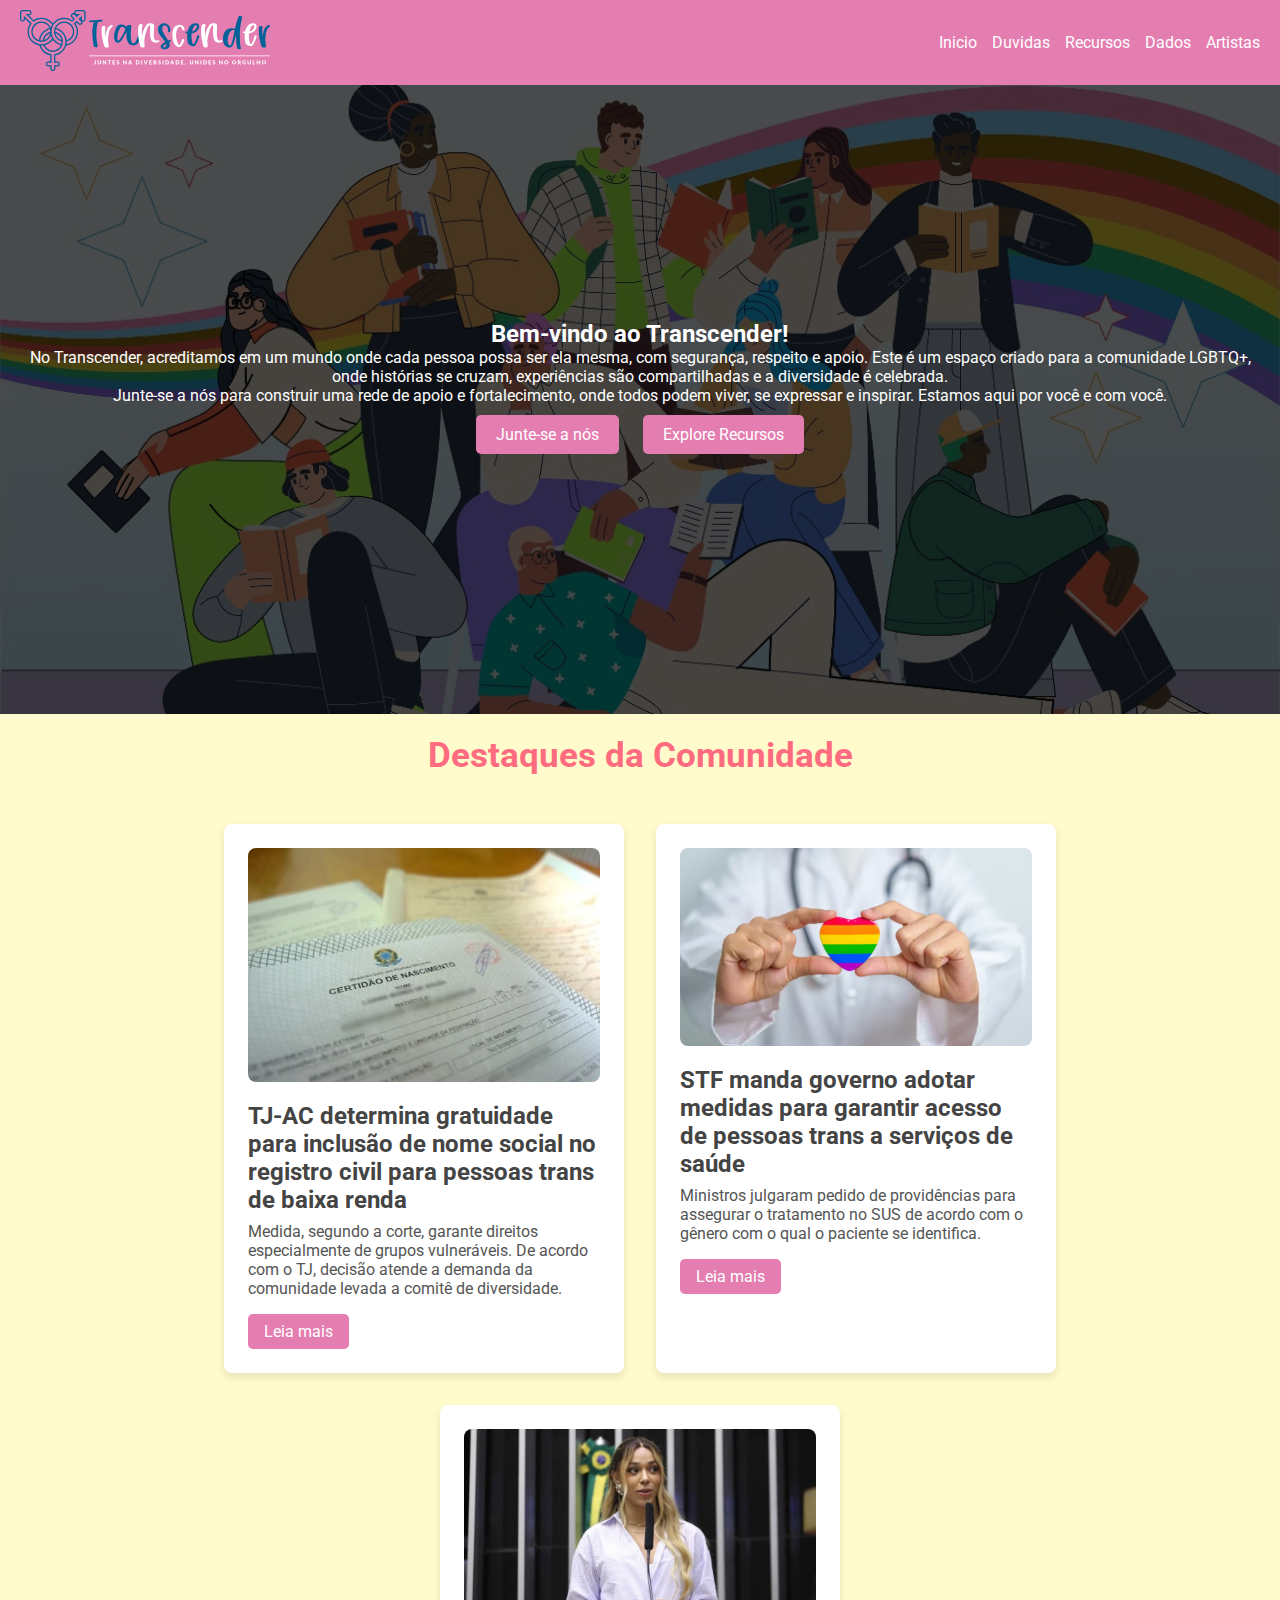
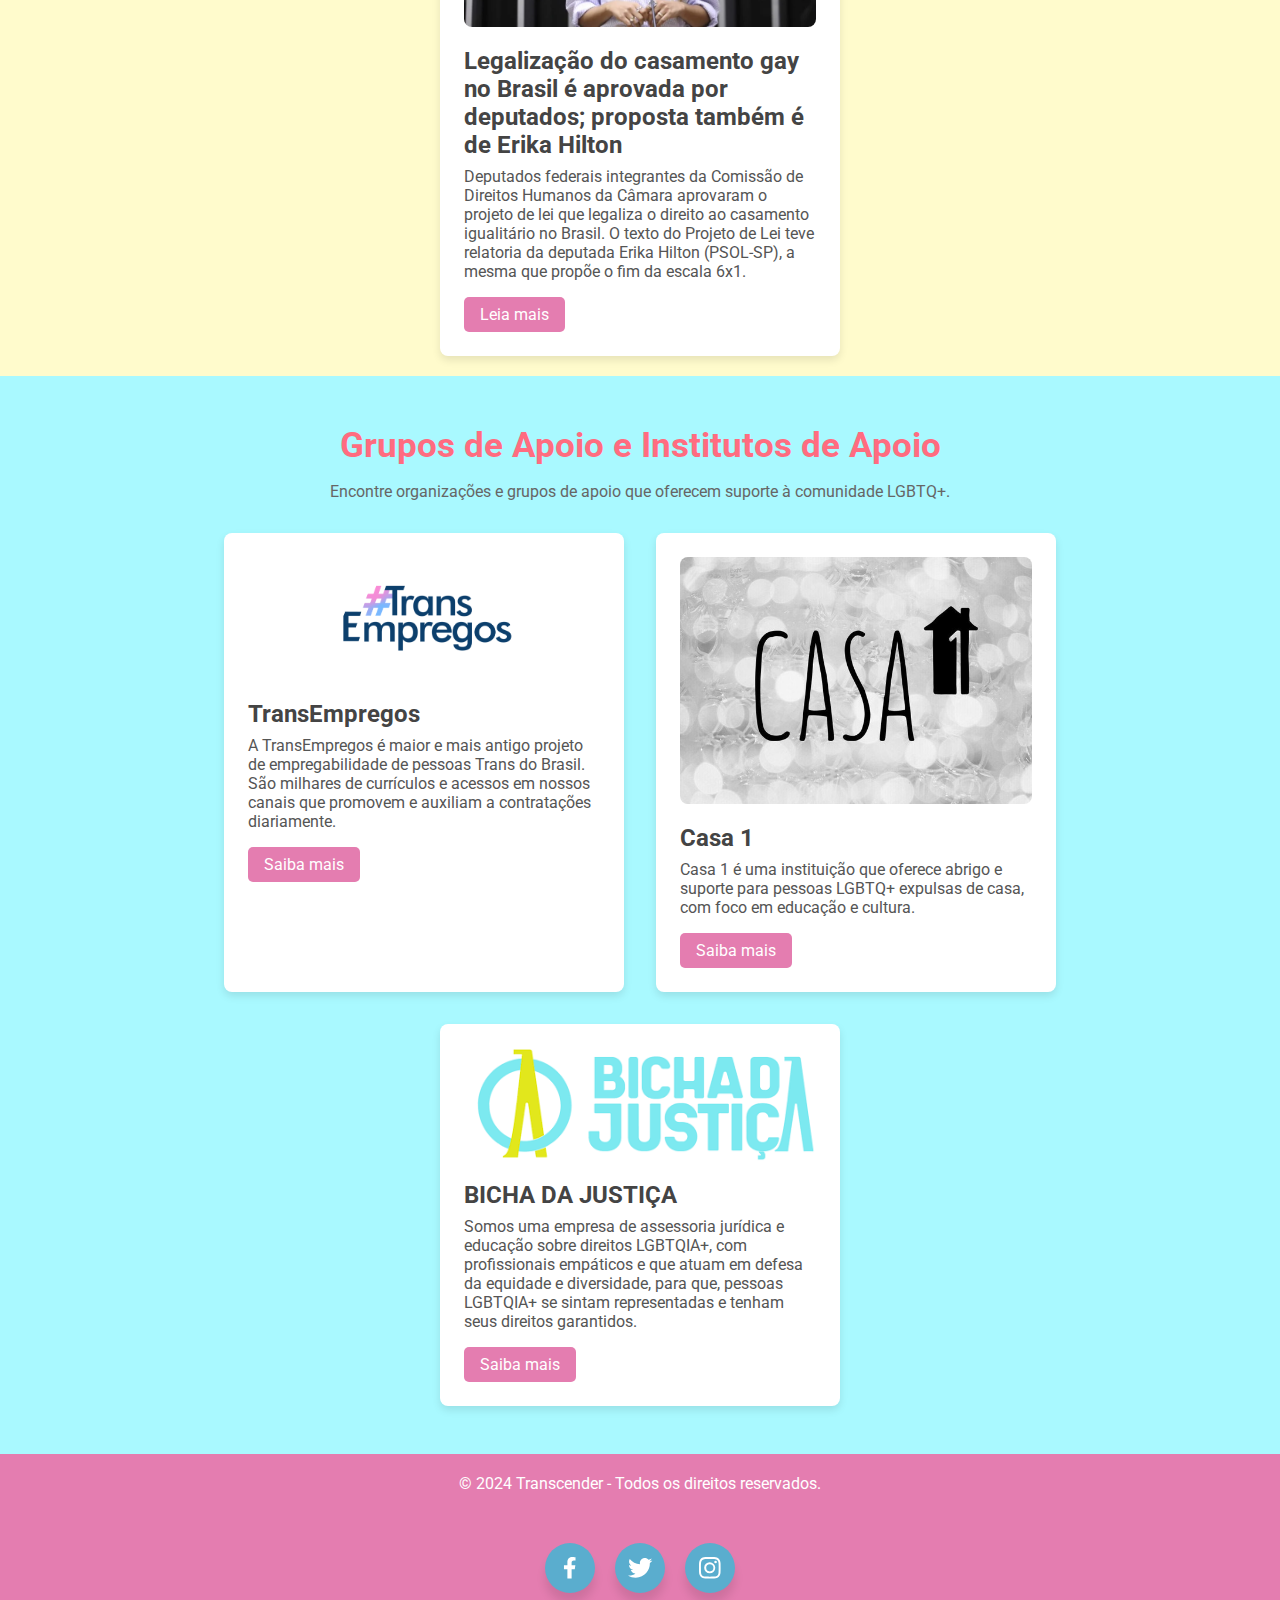
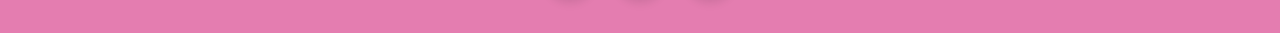
<file: index.html>
<!DOCTYPE html>
<html lang="pt-BR">
<head>
    <meta charset="UTF-8">
    <meta name="viewport" content="width=device-width, initial-scale=1.0">
    <title>Transcender - Onde Todas as Cores se Encontram</title>
    <link rel="stylesheet" href="./scr/css/estilo.css">
    <link rel="stylesheet" href="./scr/css/nav_rodape.css">
    <link rel="preconnect" href="https://fonts.googleapis.com">
    <link rel="preconnect" href="https://fonts.gstatic.com" crossorigin>
    <link rel="icon" href="./scr/img/favicon.ico" type="image/x-icon">
    <link rel="icon" type="image/png" sizes="32x32" href="./scr/img/favicon-32x32.png">
    <link rel="icon" type="image/png" sizes="16x16" href="./scr/img/favicon-16x16.png">
    <link href="https://fonts.googleapis.com/css2?family=Roboto:wght@100;300;400;500;700;900&display=swap" rel="stylesheet">
</head>
<body>

  <!-- Header com Navbar Horizontal -->
  <header class="navbar">
    <div class="logo">
      <a href="./index.html"><img src="./scr/img/logo_trans.svg" width="250px" alt="Logo do Trasncender"></a>
    </div>
    <!-- Checkbox Toggle e Label para o Menu -->
    <input type="checkbox" id="menu-toggle" class="menu-toggle">
    <label for="menu-toggle" class="menu-icon">☰</label>
    <nav class="nav-links">
        <ul>
            <li><a href="./index.html">Inicio</a></li>
            <li><a href="./duvidas.html">Duvidas</a></li>
            <li><a href="./recursos.html">Recursos</a></li>
            <li><a href="./dados.html">Dados</a></li>
            <li><a href="./artistas.html">Artistas</a></li>
        </ul>
    </nav>
  </header>

       <!-- Seção de Boas-vindas  fora do main-->
       <section class="intro">
        <div class="background"></div> <!-- Div para a imagem de fundo -->
        <div class="intro-content"> <!-- Novo container para o conteúdo -->
            <h2>Bem-vindo ao Transcender!</h2>
            <p>No Transcender, acreditamos em um mundo onde cada pessoa possa ser ela mesma, com segurança, respeito e apoio. Este é um espaço criado para a comunidade LGBTQ+, onde histórias se cruzam, experiências são compartilhadas e a diversidade é celebrada.</p>
            <p>Junte-se a nós para construir uma rede de apoio e fortalecimento, onde todos podem viver, se expressar e inspirar. Estamos aqui por você e com você.</p>
            <div class="cta-buttons">
                <!-- Botão com som ao clicar -->
                <a href="./formulario.html" class="button" onclick="playSound()">Junte-se a nós</a>
                <a href="./recursos.html" class="button">Explore Recursos</a>
            </div>
        </div>
    </section>
  
 <!-- Seção de Destaques da Comunidade -->
<main>
  <!-- Seção de Destaques -->
  <section class="destaques">
    <h3>Destaques da Comunidade</h3>
    <div class="noticias">
      <!-- Notícia 1 -->
      <article class="noticia">
        <div class="noticia-conteudo">
          <img src="./scr/img/certidao-nascimento-anoreg-1-ok.png" alt="Imagem de Certidão de nascimento" class="noticia-img">
          <div class="noticia-texto">
            <h4>TJ-AC determina gratuidade para inclusão de nome social no registro civil para pessoas trans de baixa renda</h4>
            <p>Medida, segundo a corte, garante direitos especialmente de grupos vulneráveis. De acordo com o TJ, decisão atende a demanda da comunidade levada a comitê de diversidade.</p>
            <a target="_blank" href="https://g1.globo.com/ac/acre/noticia/2024/10/24/tj-ac-determina-gratuidade-para-inclusao-de-nome-social-no-registro-civil-para-pessoas-lgbt-de-baixa-renda.ghtml" class="button">Leia mais</a>
          </div>
        </div>
      </article>

      <!-- Notícia 2 -->
      <article class="noticia">
        <div class="noticia-conteudo">
          <img src="./scr/img/lgbtqiapn-800_1.png" alt="Imagem de um coração com simbolo LGBT sendo segurando por um médico" class="noticia-img">
          <div class="noticia-texto">
            <h4>STF manda governo adotar medidas para garantir acesso de pessoas trans a serviços de saúde</h4>
            <p>Ministros julgaram pedido de providências para assegurar o tratamento no SUS de acordo com o gênero com o qual o paciente se identifica.</p>
            <a target="_blank" href="https://g1.globo.com/politica/noticia/2024/10/17/stf-manda-governo-adotar-medidas-para-garantir-acesso-de-pessoas-trans-a-servicos-de-saude.ghtml" class="button">Leia mais</a>
          </div>
        </div>
      </article>

      <!-- Notícia 3 -->
      <article class="noticia">
        <div class="noticia-conteudo">
          <img src="./scr/img/erika-hilton-17abr2024-848x477.png" alt="Imagem mostra as cantoras Brooke Candy, Urias e Katy da Voz e as Abusadas" class="noticia-img">
          <div class="noticia-texto">
            <h4>Legalização do casamento gay no Brasil é aprovada por deputados; proposta também é de Erika Hilton</h4>
            <p>Deputados federais integrantes da Comissão de Direitos Humanos da Câmara aprovaram o projeto de lei que legaliza o direito ao casamento igualitário no Brasil. O texto do Projeto de Lei teve relatoria da deputada Erika Hilton (PSOL-SP), a mesma que propõe o fim da escala 6x1.</p>
            <a target="_blank" href="https://www.bnews.com.br/noticias/politica/legalizacao-do-casamento-gay-no-brasil-e-aprovada-por-deputados-erika-hilton-relatou-o-projeto.html" class="button">Leia mais</a>
          </div>
        </div>
      </article>
    </div>
  </section>
</main>

    
    <!-- Seção de Grupos de Apoio e Institutos de Apoio -->
    <section id="grupos-apoio" class="grupos-apoio">
      <h2>Grupos de Apoio e Institutos de Apoio</h2>
      <p class="descricao">Encontre organizações e grupos de apoio que oferecem suporte à comunidade LGBTQ+.</p>
      
      <div class="apoio-container">

        <!-- Grupo 1 -->
        <div class="apoio-card">
          <img src="./scr/img/Transempregoslogo.png" alt="Imagem da Logo da Transemprego">
          <h3>TransEmpregos</h3>
          <p>A TransEmpregos é maior e mais antigo projeto de empregabilidade de pessoas Trans do Brasil. São milhares de currículos e acessos em nossos canais que promovem e auxiliam a contratações diariamente.</p>
          <a href="https://www.transempregos.com.br/" target="_blank" class="button">Saiba mais</a>
        </div>

        <!-- Grupo 2 -->
        <div class="apoio-card">
          <img src="./scr/img/casa1_logo.png" alt="Imagem da logo da Casa1">
          <h3>Casa 1</h3>
          <p>Casa 1 é uma instituição que oferece abrigo e suporte para pessoas LGBTQ+ expulsas de casa, com foco em educação e cultura.</p>
          <a href="https://casaum.org" target="_blank" class="button">Saiba mais</a>
        </div>

        <!-- Grupo 3 -->
        <div class="apoio-card">
          <img src="./scr/img/bichaJustica.png" alt="Imagem da Logo da BichaJustiça">
          <h3>BICHA DA JUSTIÇA</h3>
          <p>Somos uma empresa de assessoria jurídica e educação sobre direitos LGBTQIA+, com profissionais empáticos e que atuam em defesa da equidade e diversidade, para que, pessoas LGBTQIA+ se sintam representadas e tenham seus direitos garantidos.</p>
          <a href="https://www.bichadajustica.com/" target="_blank" class="button">Saiba mais</a>
        </div>             
      </div>
    </section>
  </main>
  
  <audio id="button-sound" src="./scr/audio/Rapaz (Xaropinho) - (áudio).mp3"></audio>
  <script>
    // Função para tocar o som
    function playSound() {
        const sound = document.getElementById("button-sound");
        sound.play();
    }

    // Função para adicionar evento de clique em cada ícone
    window.addEventListener('DOMContentLoaded', (event) => {
        // Seleciona todos os botões de redes sociais
        const socialIcons = document.querySelectorAll('.social-media .wrapper .icon');

        // Adiciona o evento de clique em cada ícone
        socialIcons.forEach(icon => {
            icon.addEventListener('click', playSound);
        });
    });
</script>

<!-- Rodapé -->
<footer>
  <p>© 2024 Transcender - Todos os direitos reservados.</p>
  <div class="social-media">
    <ul class="wrapper">
        <li class="icon facebook">
          <span class="tooltip">Facebook</span>
          <svg
            viewBox="0 0 320 512"
            height="1.2em"
            fill="currentColor"
            xmlns="http://www.w3.org/2000/svg"
          >
            <path
              d="M279.14 288l14.22-92.66h-88.91v-60.13c0-25.35 12.42-50.06 52.24-50.06h40.42V6.26S260.43 0 225.36 0c-73.22 0-121.08 44.38-121.08 124.72v70.62H22.89V288h81.39v224h100.17V288z"
            ></path>
          </svg>
        </li>
        <li class="icon twitter">
          <span class="tooltip">Twitter</span>
          <svg
            height="1.8em"
            fill="currentColor"
            viewBox="0 0 48 48"
            xmlns="http://www.w3.org/2000/svg"
            class="twitter"
          >
            <path
              d="M42,12.429c-1.323,0.586-2.746,0.977-4.247,1.162c1.526-0.906,2.7-2.351,3.251-4.058c-1.428,0.837-3.01,1.452-4.693,1.776C34.967,9.884,33.05,9,30.926,9c-4.08,0-7.387,3.278-7.387,7.32c0,0.572,0.067,1.129,0.193,1.67c-6.138-0.308-11.582-3.226-15.224-7.654c-0.64,1.082-1,2.349-1,3.686c0,2.541,1.301,4.778,3.285,6.096c-1.211-0.037-2.351-0.374-3.349-0.914c0,0.022,0,0.055,0,0.086c0,3.551,2.547,6.508,5.923,7.181c-0.617,0.169-1.269,0.263-1.941,0.263c-0.477,0-0.942-0.054-1.392-0.135c0.94,2.902,3.667,5.023,6.898,5.086c-2.528,1.96-5.712,3.134-9.174,3.134c-0.598,0-1.183-0.034-1.761-0.104C9.268,36.786,13.152,38,17.321,38c13.585,0,21.017-11.156,21.017-20.834c0-0.317-0.01-0.633-0.025-0.945C39.763,15.197,41.013,13.905,42,12.429"
            ></path>
          </svg>
        </li>
        <li class="icon instagram">
          <span class="tooltip">Instagram</span>
          <svg
            xmlns="http://www.w3.org/2000/svg"
            height="1.2em"
            fill="currentColor"
            class="bi bi-instagram"
            viewBox="0 0 16 16"
          >
            <path
              d="M8 0C5.829 0 5.556.01 4.703.048 3.85.088 3.269.222 2.76.42a3.917 3.917 0 0 0-1.417.923A3.927 3.927 0 0 0 .42 2.76C.222 3.268.087 3.85.048 4.7.01 5.555 0 5.827 0 8.001c0 2.172.01 2.444.048 3.297.04.852.174 1.433.372 1.942.205.526.478.972.923 1.417.444.445.89.719 1.416.923.51.198 1.09.333 1.942.372C5.555 15.99 5.827 16 8 16s2.444-.01 3.298-.048c.851-.04 1.434-.174 1.943-.372a3.916 3.916 0 0 0 1.416-.923c.445-.445.718-.891.923-1.417.197-.509.332-1.09.372-1.942C15.99 10.445 16 10.173 16 8s-.01-2.445-.048-3.299c-.04-.851-.175-1.433-.372-1.941a3.926 3.926 0 0 0-.923-1.417A3.911 3.911 0 0 0 13.24.42c-.51-.198-1.092-.333-1.943-.372C10.443.01 10.172 0 7.998 0h.003zm-.717 1.442h.718c2.136 0 2.389.007 3.232.046.78.035 1.204.166 1.486.275.373.145.64.319.92.599.28.28.453.546.598.92.11.281.24.705.275 1.485.039.843.047 1.096.047 3.231s-.008 2.389-.047 3.232c-.035.78-.166 1.203-.275 1.485a2.47 2.47 0 0 1-.599.919c-.28.28-.546.453-.92.598-.28.11-.704.24-1.485.276-.843.038-1.096.047-3.232.047s-2.39-.009-3.233-.047c-.78-.036-1.203-.166-1.485-.276a2.478 2.478 0 0 1-.92-.598 2.48 2.48 0 0 1-.6-.92c-.109-.281-.24-.705-.275-1.485-.038-.843-.046-1.096-.046-3.233 0-2.136.008-2.388.046-3.231.036-.78.166-1.204.276-1.486.145-.373.319-.64.599-.92.28-.28.546-.453.92-.598.282-.11.705-.24 1.485-.276.738-.034 1.024-.044 2.515-.045v.002zm4.988 1.328a.96.96 0 1 0 0 1.92.96.96 0 0 0 0-1.92zm-4.27 1.122a4.109 4.109 0 1 0 0 8.217 4.109 4.109 0 0 0 0-8.217zm0 1.441a2.667 2.667 0 1 1 0 5.334 2.667 2.667 0 0 1 0-5.334z"
            ></path>
          </svg>
        </li>
      </ul>
  </div>
</footer>

</body>
</html>
</file>
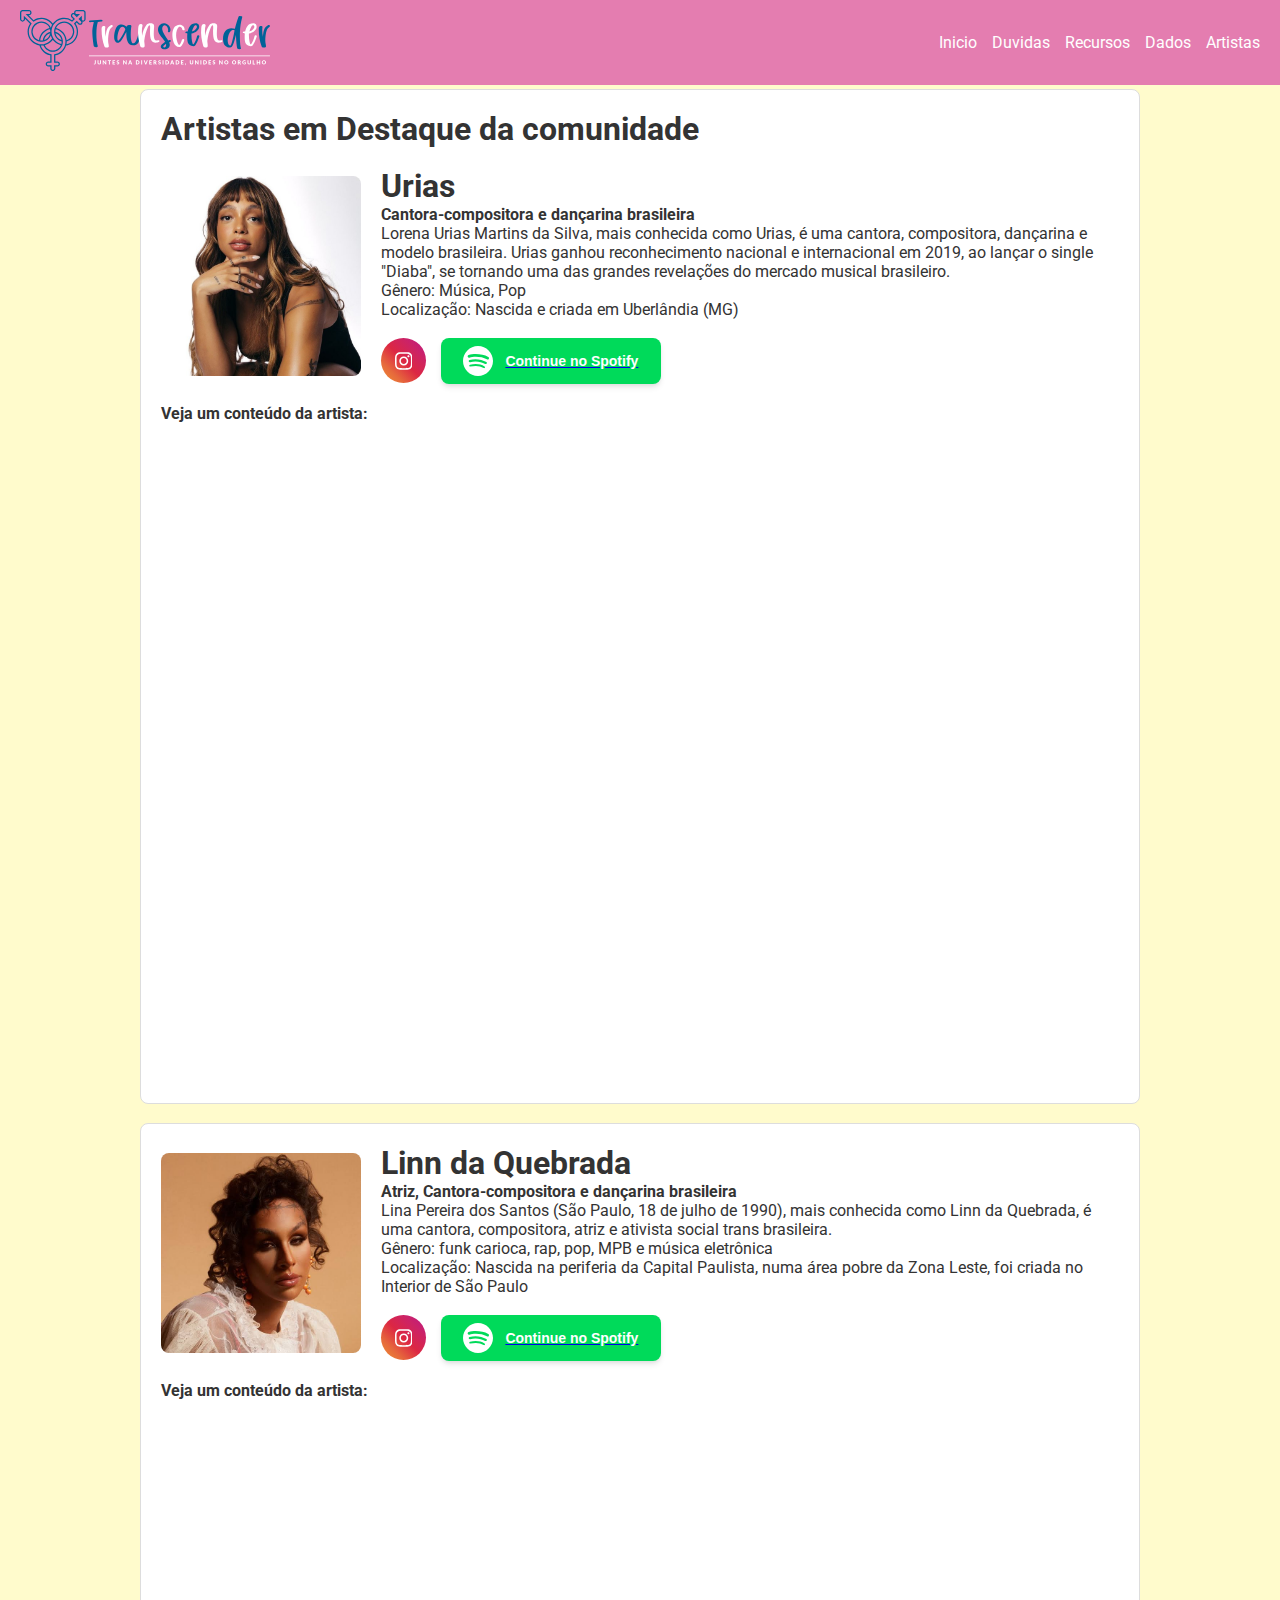
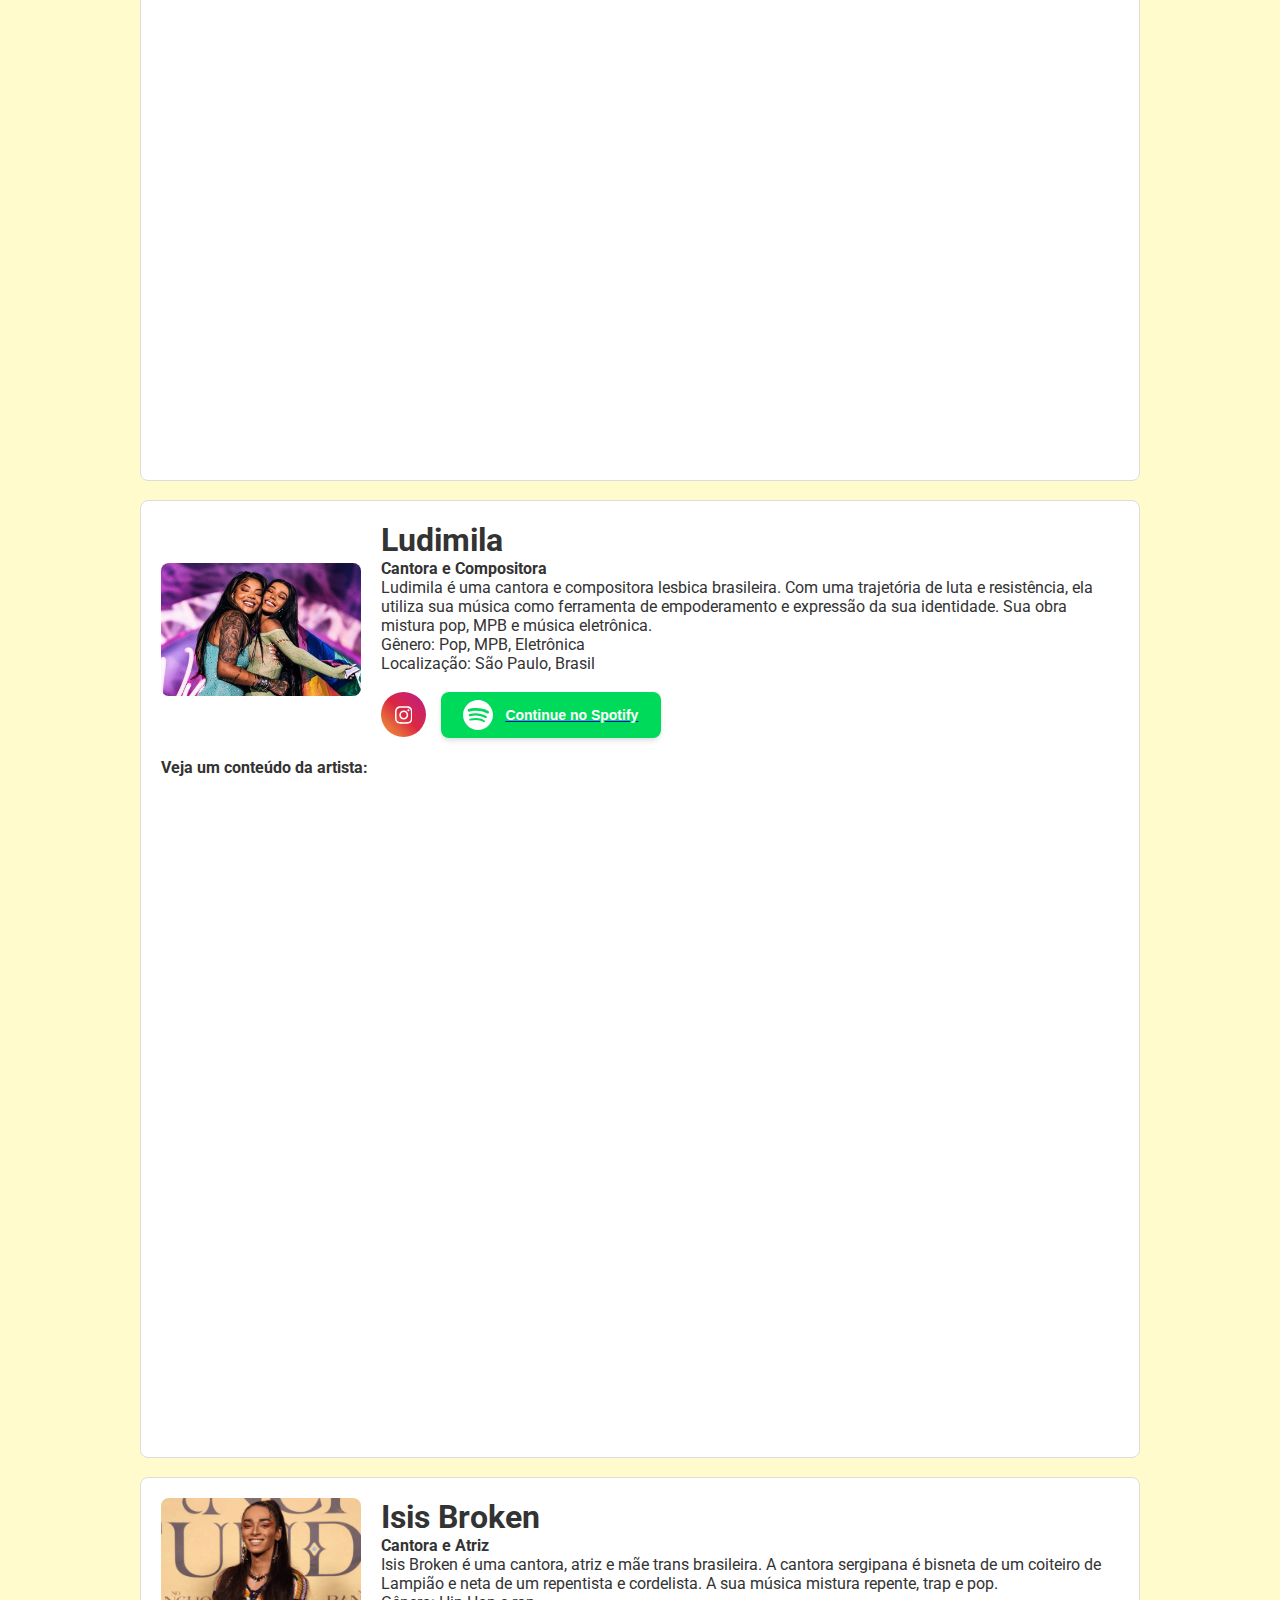
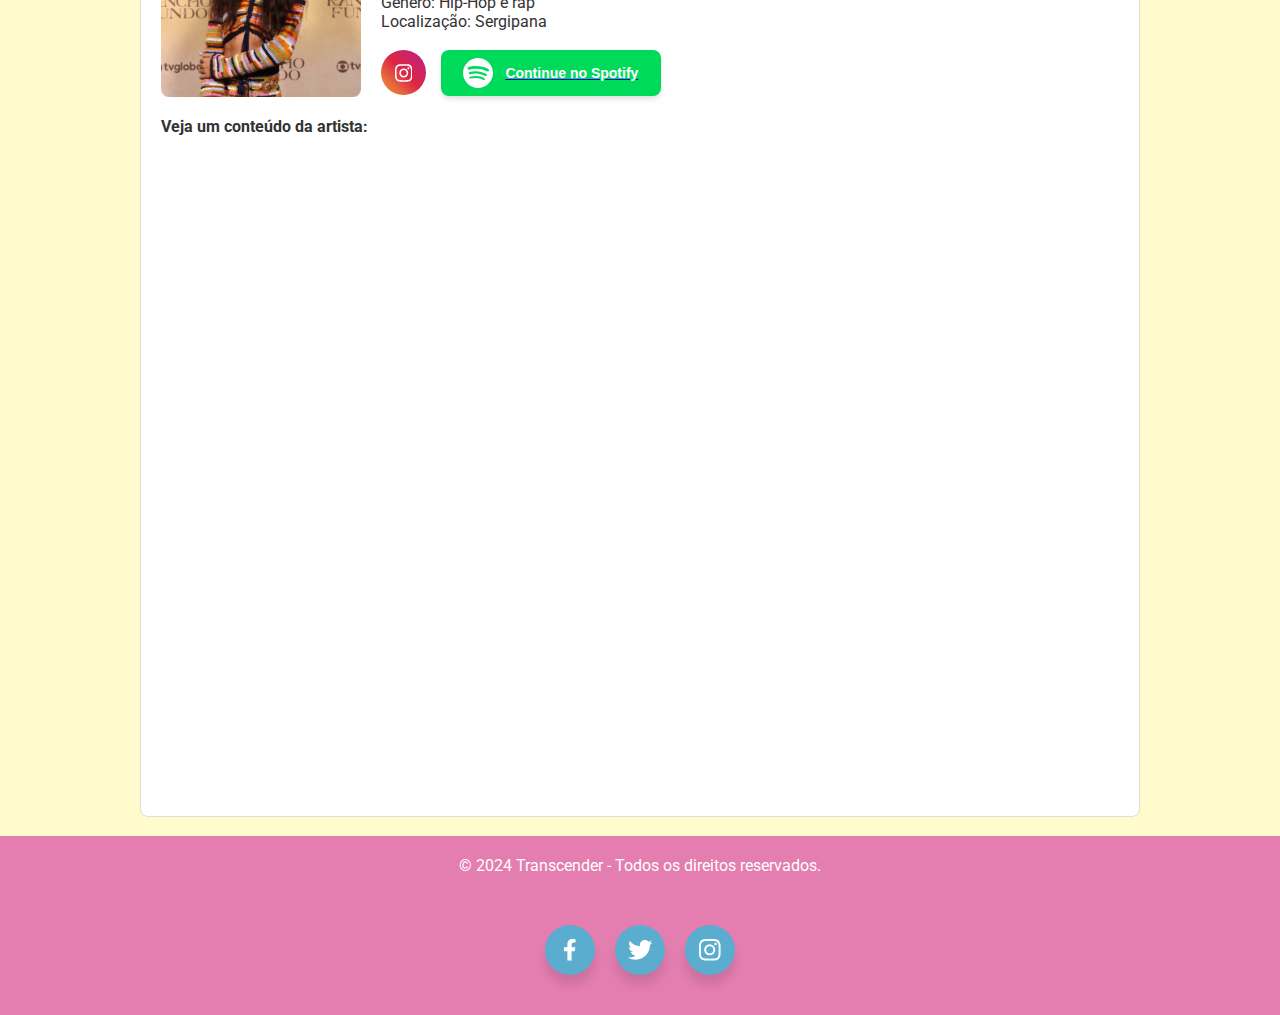
<file: artistas.html>
<!DOCTYPE html>
<html lang="pt-BR">
<head>
    <meta charset="UTF-8">
    <meta name="viewport" content="width=device-width, initial-scale=1.0">
    <title>Transcender - Artistas</title>
    <link rel="stylesheet" href="./scr/css/estilo.css">
    <link rel="stylesheet" href="./scr/css/nav_rodape.css">
    <link rel="stylesheet" href="./scr/css/artista.css">
    <link rel="preconnect" href="https://fonts.googleapis.com">
    <link rel="preconnect" href="https://fonts.gstatic.com" crossorigin>
    <link rel="icon" href="./scr/img/favicon.ico" type="image/x-icon">
    <link rel="icon" type="image/png" sizes="32x32" href="./scr/img/favicon-32x32.png">
    <link rel="icon" type="image/png" sizes="16x16" href="./scr/img/favicon-16x16.png">
    <link href="https://fonts.googleapis.com/css2?family=Roboto:wght@100;300;400;500;700;900&display=swap" rel="stylesheet">
</head>
<body>
    
  <!-- Header com Navbar Horizontal -->
  <header class="navbar">
    <div class="logo">
      <a href="./index.html"><img src="./scr/img/logo_trans.svg" width="250px" alt="Logo do Trasncender"></a>
    </div>
    <!-- Checkbox Toggle e Label para o Menu -->
    <input type="checkbox" id="menu-toggle" class="menu-toggle">
    <label for="menu-toggle" class="menu-icon">☰</label>
    <nav class="nav-links">
        <ul>
            <li><a href="./index.html">Inicio</a></li>
            <li><a href="./duvidas.html">Duvidas</a></li>
            <li><a href="./recursos.html">Recursos</a></li>
            <li><a href="./dados.html">Dados</a></li>
            <li><a href="./artistas.html">Artistas</a></li>
        </ul>
    </nav>
  </header>
  <br>
  <div class="content-wrapper">
<section id="detalhes-artista" class="detalhes-artista">
    <h1>Artistas em Destaque da comunidade</h1>
    <br>
    <div class="artista">
        <img src="./scr/img/Urias_cantora.png" alt="Foto da Urias" class="foto-artista">
        <div class="info-artista">
            <h1>Urias</h1>
            <h4>Cantora-compositora e dançarina brasileira</h4>
            <p>Lorena Urias Martins da Silva, mais conhecida como Urias, é uma cantora, compositora, dançarina e modelo brasileira. Urias ganhou reconhecimento nacional e internacional em 2019, ao lançar o single "Diaba", se tornando uma das grandes revelações do mercado musical brasileiro.</p>
            <p>Gênero: Música, Pop</p>
            <p>Localização: Nascida e criada em Uberlândia (MG)</p>
            <br>
            <p>
                <div class="button-group">
                    <a href="https://www.instagram.com/uriasss/?hl=pt-br" target="_blank">
                        <button class="Btn">
                            <svg xmlns="http://www.w3.org/2000/svg" height="1.5em" viewBox="0 0 448 512" class="svgIcon"><path d="M224.1 141c-63.6 0-114.9 51.3-114.9 114.9s51.3 114.9 114.9 114.9S339 319.5 339 255.9 287.7 141 224.1 141zm0 189.6c-41.1 0-74.7-33.5-74.7-74.7s33.5-74.7 74.7-74.7 74.7 33.5 74.7 74.7-33.6 74.7-74.7 74.7zm146.4-194.3c0 14.9-12 26.8-26.8 26.8-14.9 0-26.8-12-26.8-26.8s12-26.8 26.8-26.8 26.8 12 26.8 26.8zm76.1 27.2c-1.7-35.9-9.9-67.7-36.2-93.9-26.2-26.2-58-34.4-93.9-36.2-37-2.1-147.9-2.1-184.9 0-35.8 1.7-67.6 9.9-93.9 36.1s-34.4 58-36.2 93.9c-2.1 37-2.1 147.9 0 184.9 1.7 35.9 9.9 67.7 36.2 93.9s58 34.4 93.9 36.2c37 2.1 147.9 2.1 184.9 0 35.9-1.7 67.7-9.9 93.9-36.2 26.2-26.2 34.4-58 36.2-93.9 2.1-37 2.1-147.8 0-184.8zM398.8 388c-7.8 19.6-22.9 34.7-42.6 42.6-29.5 11.7-99.5 9-132.1 9s-102.7 2.6-132.1-9c-19.6-7.8-34.7-22.9-42.6-42.6-11.7-29.5-9-99.5-9-132.1s-2.6-102.7 9-132.1c7.8-19.6 22.9-34.7 42.6-42.6 29.5-11.7 99.5-9 132.1-9s102.7-2.6 132.1 9c19.6 7.8 34.7 22.9 42.6 42.6 11.7 29.5 9 99.5 9 132.1s2.7 102.7-9 132.1z"></path></svg>
                            <span class="text">Instagram</span>
                        </button>
                    </a>
                    <a href="https://open.spotify.com/intl-pt/artist/6BXiBj4eAZsiynbcmSRHUs?si=K0F5oIkvTOWF6o9dsLoxiA" target="_blank">
                        <button class="button">
                            <svg viewBox="0 0 48 48" version="1.1" xmlns="http://www.w3.org/2000/svg" xmlns:xlink="http://www.w3.org/1999/xlink" fill="#000000"><g id="SVGRepo_bgCarrier" stroke-width="0"></g><g id="SVGRepo_tracerCarrier" stroke-linecap="round" stroke-linejoin="round"></g><g id="SVGRepo_iconCarrier"> <title>Spotify-color</title> <desc>Created with Sketch.</desc> <defs> </defs> <g id="Icons" stroke="none" stroke-width="1" fill="none" fill-rule="evenodd"> <g id="Color-" transform="translate(-200.000000, -460.000000)" fill="#ffffff"> <path d="M238.16,481.36 C230.48,476.8 217.64,476.32 210.32,478.6 C209.12,478.96 207.92,478.24 207.56,477.16 C207.2,475.96 207.92,474.76 209,474.4 C217.52,471.88 231.56,472.36 240.44,477.64 C241.52,478.24 241.88,479.68 241.28,480.76 C240.68,481.6 239.24,481.96 238.16,481.36 M237.92,488.08 C237.32,488.92 236.24,489.28 235.4,488.68 C228.92,484.72 219.08,483.52 211.52,485.92 C210.56,486.16 209.48,485.68 209.24,484.72 C209,483.76 209.48,482.68 210.44,482.44 C219.2,479.8 230,481.12 237.44,485.68 C238.16,486.04 238.52,487.24 237.92,488.08 M235.04,494.68 C234.56,495.4 233.72,495.64 233,495.16 C227.36,491.68 220.28,490.96 211.88,492.88 C211.04,493.12 210.32,492.52 210.08,491.8 C209.84,490.96 210.44,490.24 211.16,490 C220.28,487.96 228.2,488.8 234.44,492.64 C235.28,493 235.4,493.96 235.04,494.68 M224,460 C210.8,460 200,470.8 200,484 C200,497.2 210.8,508 224,508 C237.2,508 248,497.2 248,484 C248,470.8 237.32,460 224,460" id="Spotify"> </path> </g> </g> </g></svg>
                            Continue no Spotify
                        </button>
                    </a>
                </div>
            </p>
        </div>
    </div>
    <div class="media-container">
        <div class="video-container">
            <h4>Veja um conteúdo da artista:</h4>
            <iframe width="100%" height="100%" src="https://www.youtube.com/embed/_yUYCUqHo1A" title="Urias - Diaba (Official Music Vídeo)" frameborder="0" allow="accelerometer; autoplay; clipboard-write; encrypted-media; gyroscope; picture-in-picture; web-share" referrerpolicy="strict-origin-when-cross-origin" allowfullscreen></iframe>
        </div>
        <div class="spotify-container">
          <iframe style="border-radius:12px" src="https://open.spotify.com/embed/track/4Zhxtm6x56wEiRtSMAl28n?utm_source=generator" width="100%" height="352" frameBorder="0" allowfullscreen="" allow="autoplay; clipboard-write; encrypted-media; fullscreen; picture-in-picture" loading="lazy"></iframe>        </div>
    </div>
</section>
   <br>
   <section id="detalhes-artista" class="detalhes-artista">
    <div class="artista">
        <img src="./scr/img/linnaDaquebrada.png" alt="Foto da Linn da Quebrada" class="foto-artista">
        <div class="info-artista">
            <h1>Linn da Quebrada</h1>
            <h4>Atriz, Cantora-compositora e dançarina brasileira</h4>
            <p>Lina Pereira dos Santos (São Paulo, 18 de julho de 1990), mais conhecida como Linn da Quebrada, é uma cantora, compositora, atriz e ativista social trans brasileira.</p>
            <p>Gênero: funk carioca, rap, pop, MPB e música eletrônica</p>
            <p>Localização: Nascida na periferia da Capital Paulista, numa área pobre da Zona Leste, foi criada no Interior de São Paulo</p>
            <br>
            <p>
                <div class="button-group">
                    <a href="https://www.instagram.com/linndaquebrada/?hl=pt" target="_blank">
                        <button class="Btn">
                            <svg xmlns="http://www.w3.org/2000/svg" height="1.5em" viewBox="0 0 448 512" class="svgIcon"><path d="M224.1 141c-63.6 0-114.9 51.3-114.9 114.9s51.3 114.9 114.9 114.9S339 319.5 339 255.9 287.7 141 224.1 141zm0 189.6c-41.1 0-74.7-33.5-74.7-74.7s33.5-74.7 74.7-74.7 74.7 33.5 74.7 74.7-33.6 74.7-74.7 74.7zm146.4-194.3c0 14.9-12 26.8-26.8 26.8-14.9 0-26.8-12-26.8-26.8s12-26.8 26.8-26.8 26.8 12 26.8 26.8zm76.1 27.2c-1.7-35.9-9.9-67.7-36.2-93.9-26.2-26.2-58-34.4-93.9-36.2-37-2.1-147.9-2.1-184.9 0-35.8 1.7-67.6 9.9-93.9 36.1s-34.4 58-36.2 93.9c-2.1 37-2.1 147.9 0 184.9 1.7 35.9 9.9 67.7 36.2 93.9s58 34.4 93.9 36.2c37 2.1 147.9 2.1 184.9 0 35.9-1.7 67.7-9.9 93.9-36.2 26.2-26.2 34.4-58 36.2-93.9 2.1-37 2.1-147.8 0-184.8zM398.8 388c-7.8 19.6-22.9 34.7-42.6 42.6-29.5 11.7-99.5 9-132.1 9s-102.7 2.6-132.1-9c-19.6-7.8-34.7-22.9-42.6-42.6-11.7-29.5-9-99.5-9-132.1s-2.6-102.7 9-132.1c7.8-19.6 22.9-34.7 42.6-42.6 29.5-11.7 99.5-9 132.1-9s102.7-2.6 132.1 9c19.6 7.8 34.7 22.9 42.6 42.6 11.7 29.5 9 99.5 9 132.1s2.7 102.7-9 132.1z"></path></svg>
                            <span class="text">Instagram</span>
                        </button>
                    </a>
                    <a href="https://open.spotify.com/intl-pt/artist/5gGBopc7iw8yLqwxfPIv3t?si=trAbSIMHTrOCsvZLscX0-g" target="_blank">
                        <button class="button">
                            <svg viewBox="0 0 48 48" version="1.1" xmlns="http://www.w3.org/2000/svg" xmlns:xlink="http://www.w3.org/1999/xlink" fill="#000000"><g id="SVGRepo_bgCarrier" stroke-width="0"></g><g id="SVGRepo_tracerCarrier" stroke-linecap="round" stroke-linejoin="round"></g><g id="SVGRepo_iconCarrier"> <title>Spotify-color</title> <desc>Created with Sketch.</desc> <defs> </defs> <g id="Icons" stroke="none" stroke-width="1" fill="none" fill-rule="evenodd"> <g id="Color-" transform="translate(-200.000000, -460.000000)" fill="#ffffff"> <path d="M238.16,481.36 C230.48,476.8 217.64,476.32 210.32,478.6 C209.12,478.96 207.92,478.24 207.56,477.16 C207.2,475.96 207.92,474.76 209,474.4 C217.52,471.88 231.56,472.36 240.44,477.64 C241.52,478.24 241.88,479.68 241.28,480.76 C240.68,481.6 239.24,481.96 238.16,481.36 M237.92,488.08 C237.32,488.92 236.24,489.28 235.4,488.68 C228.92,484.72 219.08,483.52 211.52,485.92 C210.56,486.16 209.48,485.68 209.24,484.72 C209,483.76 209.48,482.68 210.44,482.44 C219.2,479.8 230,481.12 237.44,485.68 C238.16,486.04 238.52,487.24 237.92,488.08 M235.04,494.68 C234.56,495.4 233.72,495.64 233,495.16 C227.36,491.68 220.28,490.96 211.88,492.88 C211.04,493.12 210.32,492.52 210.08,491.8 C209.84,490.96 210.44,490.24 211.16,490 C220.28,487.96 228.2,488.8 234.44,492.64 C235.28,493 235.4,493.96 235.04,494.68 M224,460 C210.8,460 200,470.8 200,484 C200,497.2 210.8,508 224,508 C237.2,508 248,497.2 248,484 C248,470.8 237.32,460 224,460" id="Spotify"> </path> </g> </g> </g></svg>
                            Continue no Spotify
                        </button>
                    </a>
                </div>
            </p>
        </div>
    </div>
    <div class="media-container">
        <div class="video-container">
            <h4>Veja um conteúdo da artista:</h4>
            <iframe width="100%" height="100%" src="https://www.youtube.com/embed/rc3jMkVO7NI" title="Segunda Chamada: Linn da Quebrada é Natasha" frameborder="0" allow="accelerometer; autoplay; clipboard-write; encrypted-media; gyroscope; picture-in-picture; web-share" referrerpolicy="strict-origin-when-cross-origin" allowfullscreen></iframe>
        </div>
        <div class="spotify-container">
          <iframe style="border-radius:12px" src="https://open.spotify.com/embed/track/34zBuLmfKMk6MkCcBDaAfG?utm_source=generator" width="100%" height="352" frameBorder="0" allowfullscreen="" allow="autoplay; clipboard-write; encrypted-media; fullscreen; picture-in-picture" loading="lazy"></iframe>        </div>
    </div>
</section>
  <br>
  <section id="detalhes-artista" class="detalhes-artista">
    <div class="artista">
        <img src="./scr/img/ludimila_Bruna.png" alt="Foto da Ludimila" class="foto-artista">
        <div class="info-artista">
            <h1>Ludimila</h1>
            <h4>Cantora e Compositora</h4>
            <p>Ludimila é uma cantora e compositora lesbica brasileira. Com uma trajetória de luta e resistência, ela utiliza sua música como ferramenta de empoderamento e expressão da sua identidade. Sua obra mistura pop, MPB e música eletrônica.</p>
            <p>Gênero: Pop, MPB, Eletrônica</p>
            <p>Localização: São Paulo, Brasil</p>
            <br>
            <p>
                <div class="button-group">
                    <a href="https://www.instagram.com/ludimilaofficial/" target="_blank">
                        <button class="Btn">
                            <svg xmlns="http://www.w3.org/2000/svg" height="1.5em" viewBox="0 0 448 512" class="svgIcon"><path d="M224.1 141c-63.6 0-114.9 51.3-114.9 114.9s51.3 114.9 114.9 114.9S339 319.5 339 255.9 287.7 141 224.1 141zm0 189.6c-41.1 0-74.7-33.5-74.7-74.7s33.5-74.7 74.7-74.7 74.7 33.5 74.7 74.7-33.6 74.7-74.7 74.7zm146.4-194.3c0 14.9-12 26.8-26.8 26.8-14.9 0-26.8-12-26.8-26.8s12-26.8 26.8-26.8 26.8 12 26.8 26.8zm76.1 27.2c-1.7-35.9-9.9-67.7-36.2-93.9-26.2-26.2-58-34.4-93.9-36.2-37-2.1-147.9-2.1-184.9 0-35.8 1.7-67.6 9.9-93.9 36.1s-34.4 58-36.2 93.9c-2.1 37-2.1 147.9 0 184.9 1.7 35.9 9.9 67.7 36.2 93.9s58 34.4 93.9 36.2c37 2.1 147.9 2.1 184.9 0 35.9-1.7 67.7-9.9 93.9-36.2 26.2-26.2 34.4-58 36.2-93.9 2.1-37 2.1-147.8 0-184.8zM398.8 388c-7.8 19.6-22.9 34.7-42.6 42.6-29.5 11.7-99.5 9-132.1 9s-102.7 2.6-132.1-9c-19.6-7.8-34.7-22.9-42.6-42.6-11.7-29.5-9-99.5-9-132.1s-2.6-102.7 9-132.1c7.8-19.6 22.9-34.7 42.6-42.6 29.5-11.7 99.5-9 132.1-9s102.7-2.6 132.1 9c19.6 7.8 34.7 22.9 42.6 42.6 11.7 29.5 9 99.5 9 132.1s2.7 102.7-9 132.1z"></path></svg>
                            <span class="text">Instagram</span>
                        </button>
                    </a>
                    <a href="https://open.spotify.com/intl-pt/artist/3CDoRporvSjdzTrm99a3gi?si=XlcIrU7jQK6cYy4EvPrgHA" target="_blank">
                        <button class="button">
                            <svg viewBox="0 0 48 48" version="1.1" xmlns="http://www.w3.org/2000/svg" xmlns:xlink="http://www.w3.org/1999/xlink" fill="#000000"><g id="SVGRepo_bgCarrier" stroke-width="0"></g><g id="SVGRepo_tracerCarrier" stroke-linecap="round" stroke-linejoin="round"></g><g id="SVGRepo_iconCarrier"> <title>Spotify-color</title> <desc>Created with Sketch.</desc> <defs> </defs> <g id="Icons" stroke="none" stroke-width="1" fill="none" fill-rule="evenodd"> <g id="Color-" transform="translate(-200.000000, -460.000000)" fill="#ffffff"> <path d="M238.16,481.36 C230.48,476.8 217.64,476.32 210.32,478.6 C209.12,478.96 207.92,478.24 207.56,477.16 C207.2,475.96 207.92,474.76 209,474.4 C217.52,471.88 231.56,472.36 240.44,477.64 C241.52,478.24 241.88,479.68 241.28,480.76 C240.68,481.6 239.24,481.96 238.16,481.36 M237.92,488.08 C237.32,488.92 236.24,489.28 235.4,488.68 C228.92,484.72 219.08,483.52 211.52,485.92 C210.56,486.16 209.48,485.68 209.24,484.72 C209,483.76 209.48,482.68 210.44,482.44 C219.2,479.8 230,481.12 237.44,485.68 C238.16,486.04 238.52,487.24 237.92,488.08 M235.04,494.68 C234.56,495.4 233.72,495.64 233,495.16 C227.36,491.68 220.28,490.96 211.88,492.88 C211.04,493.12 210.32,492.52 210.08,491.8 C209.84,490.96 210.44,490.24 211.16,490 C220.28,487.96 228.2,488.8 234.44,492.64 C235.28,493 235.4,493.96 235.04,494.68 M224,460 C210.8,460 200,470.8 200,484 C200,497.2 210.8,508 224,508 C237.2,508 248,497.2 248,484 C248,470.8 237.32,460 224,460" id="Spotify"> </path> </g> </g> </g></svg>
                            Continue no Spotify 
                        </button>
                    </a>
                </div>
            </p>  
        </div>
    </div>
    <div class="media-container">
      <div class="video-container">
          <h4>Veja um conteúdo da artista:</h4>
          <iframe width="560" height="315" src="https://www.youtube.com/embed/NlilWmnN4Hc?si=WBK1Ny2_yobwBgrP" title="YouTube video player" frameborder="0" allow="accelerometer; autoplay; clipboard-write; encrypted-media; gyroscope; picture-in-picture; web-share" referrerpolicy="strict-origin-when-cross-origin" allowfullscreen></iframe>      </div>
      <div class="spotify-container">
        <iframe style="border-radius:12px" src="https://open.spotify.com/embed/track/3CJiho39iutZrDxQG5Vubl?utm_source=generator" width="100%" height="352" frameBorder="0" allowfullscreen="" allow="autoplay; clipboard-write; encrypted-media; fullscreen; picture-in-picture" loading="lazy"></iframe>      </div>
  </div>
</section>
<br>
<section id="detalhes-artista" class="detalhes-artista">
  <div class="artista">
      <img src="./scr/img/IsisBroken.png" alt="Foto da Isis Broken" class="foto-artista">
      <div class="info-artista">
          <h1>Isis Broken</h1>
          <h4>Cantora e Atriz</h4>
          <p>Isis Broken é uma cantora, atriz e mãe trans brasileira. A cantora sergipana é bisneta de um coiteiro de Lampião e neta de um repentista e cordelista. A sua música mistura repente, trap e pop.</p>
          <p>Gênero: Hip-Hop e rap</p>
          <p>Localização: Sergipana</p>
          <br>
          <p>
              <div class="button-group">
                  <a href="https://www.instagram.com/isisbroken/" target="_blank">
                      <button class="Btn">
                          <svg xmlns="http://www.w3.org/2000/svg" height="1.5em" viewBox="0 0 448 512" class="svgIcon"><path d="M224.1 141c-63.6 0-114.9 51.3-114.9 114.9s51.3 114.9 114.9 114.9S339 319.5 339 255.9 287.7 141 224.1 141zm0 189.6c-41.1 0-74.7-33.5-74.7-74.7s33.5-74.7 74.7-74.7 74.7 33.5 74.7 74.7-33.6 74.7-74.7 74.7zm146.4-194.3c0 14.9-12 26.8-26.8 26.8-14.9 0-26.8-12-26.8-26.8s12-26.8 26.8-26.8 26.8 12 26.8 26.8zm76.1 27.2c-1.7-35.9-9.9-67.7-36.2-93.9-26.2-26.2-58-34.4-93.9-36.2-37-2.1-147.9-2.1-184.9 0-35.8 1.7-67.6 9.9-93.9 36.1s-34.4 58-36.2 93.9c-2.1 37-2.1 147.9 0 184.9 1.7 35.9 9.9 67.7 36.2 93.9s58 34.4 93.9 36.2c37 2.1 147.9 2.1 184.9 0 35.9-1.7 67.7-9.9 93.9-36.2 26.2-26.2 34.4-58 36.2-93.9 2.1-37 2.1-147.8 0-184.8zM398.8 388c-7.8 19.6-22.9 34.7-42.6 42.6-29.5 11.7-99.5 9-132.1 9s-102.7 2.6-132.1-9c-19.6-7.8-34.7-22.9-42.6-42.6-11.7-29.5-9-99.5-9-132.1s-2.6-102.7 9-132.1c7.8-19.6 22.9-34.7 42.6-42.6 29.5-11.7 99.5-9 132.1-9s102.7-2.6 132.1 9c19.6 7.8 34.7 22.9 42.6 42.6 11.7 29.5 9 99.5 9 132.1s2.7 102.7-9 132.1z"></path></svg>
                          <span class="text">Instagram</span>
                      </button>
                  </a>
                  <a href="https://open.spotify.com/intl-pt/artist/5OSfbUnn2yTVhUR40msm1V?si=qszQJ1D6RGOgyk2EjO5Pfg" target="_blank">
                      <button class="button">
                          <svg viewBox="0 0 48 48" version="1.1" xmlns="http://www.w3.org/2000/svg" xmlns:xlink="http://www.w3.org/1999/xlink" fill="#000000"><g id="SVGRepo_bgCarrier" stroke-width="0"></g><g id="SVGRepo_tracerCarrier" stroke-linecap="round" stroke-linejoin="round"></g><g id="SVGRepo_iconCarrier"> <title>Spotify-color</title> <desc>Created with Sketch.</desc> <defs> </defs> <g id="Icons" stroke="none" stroke-width="1" fill="none" fill-rule="evenodd"> <g id="Color-" transform="translate(-200.000000, -460.000000)" fill="#ffffff"> <path d="M238.16,481.36 C230.48,476.8 217.64,476.32 210.32,478.6 C209.12,478.96 207.92,478.24 207.56,477.16 C207.2,475.96 207.92,474.76 209,474.4 C217.52,471.88 231.56,472.36 240.44,477.64 C241.52,478.24 241.88,479.68 241.28,480.76 C240.68,481.6 239.24,481.96 238.16,481.36 M237.92,488.08 C237.32,488.92 236.24,489.28 235.4,488.68 C228.92,484.72 219.08,483.52 211.52,485.92 C210.56,486.16 209.48,485.68 209.24,484.72 C209,483.76 209.48,482.68 210.44,482.44 C219.2,479.8 230,481.12 237.44,485.68 C238.16,486.04 238.52,487.24 237.92,488.08 M235.04,494.68 C234.56,495.4 233.72,495.64 233,495.16 C227.36,491.68 220.28,490.96 211.88,492.88 C211.04,493.12 210.32,492.52 210.08,491.8 C209.84,490.96 210.44,490.24 211.16,490 C220.28,487.96 228.2,488.8 234.44,492.64 C235.28,493 235.4,493.96 235.04,494.68 M224,460 C210.8,460 200,470.8 200,484 C200,497.2 210.8,508 224,508 C237.2,508 248,497.2 248,484 C248,470.8 237.32,460 224,460" id="Spotify"> </path> </g> </g> </g></svg>
                          Continue no Spotify
                      </button>
                  </a>
              </div>
          </p>  
      </div>
  </div>
  <div class="media-container">
    <div class="video-container">
        <h4>Veja um conteúdo da artista:</h4>
        <iframe width="536" height="370" src="https://www.youtube.com/embed/hAqF9Zyu_Hg" title="Isis Broken - Um Rock, Um Roubo, Um Love com Você (feat Aqualien)" frameborder="0" allow="accelerometer; autoplay; clipboard-write; encrypted-media; gyroscope; picture-in-picture; web-share" referrerpolicy="strict-origin-when-cross-origin" allowfullscreen></iframe>    <div class="spotify-container">
          <iframe style="border-radius:12px" src="https://open.spotify.com/embed/track/42sw4VabFF5SMgOQLtRvCq?utm_source=generator" width="100%" height="352" frameBorder="0" allowfullscreen="" allow="autoplay; clipboard-write; encrypted-media; fullscreen; picture-in-picture" loading="lazy"></iframe></div>
</section>

        

  <br>
  <audio id="button-sound" src="./scr/audio/Rapaz (Xaropinho) - (áudio).mp3"></audio>
  <script>
    // Função para tocar o som
    function playSound() {
        const sound = document.getElementById("button-sound");
        sound.play();
    }

    // Função para adicionar evento de clique em cada ícone
    window.addEventListener('DOMContentLoaded', (event) => {
        // Seleciona todos os botões de redes sociais
        const socialIcons = document.querySelectorAll('.social-media .wrapper .icon');

        // Adiciona o evento de clique em cada ícone
        socialIcons.forEach(icon => {
            icon.addEventListener('click', playSound);
        });
    });
</script>

<!-- Rodapé -->
<footer>
  <p>© 2024 Transcender - Todos os direitos reservados.</p>
  <div class="social-media">
    <ul class="wrapper">
        <li class="icon facebook">
          <span class="tooltip">Facebook</span>
          <svg
            viewBox="0 0 320 512"
            height="1.2em"
            fill="currentColor"
            xmlns="http://www.w3.org/2000/svg"
          >
            <path
              d="M279.14 288l14.22-92.66h-88.91v-60.13c0-25.35 12.42-50.06 52.24-50.06h40.42V6.26S260.43 0 225.36 0c-73.22 0-121.08 44.38-121.08 124.72v70.62H22.89V288h81.39v224h100.17V288z"
            ></path>
          </svg>
        </li>
        <li class="icon twitter">
          <span class="tooltip">Twitter</span>
          <svg
            height="1.8em"
            fill="currentColor"
            viewBox="0 0 48 48"
            xmlns="http://www.w3.org/2000/svg"
            class="twitter"
          >
            <path
              d="M42,12.429c-1.323,0.586-2.746,0.977-4.247,1.162c1.526-0.906,2.7-2.351,3.251-4.058c-1.428,0.837-3.01,1.452-4.693,1.776C34.967,9.884,33.05,9,30.926,9c-4.08,0-7.387,3.278-7.387,7.32c0,0.572,0.067,1.129,0.193,1.67c-6.138-0.308-11.582-3.226-15.224-7.654c-0.64,1.082-1,2.349-1,3.686c0,2.541,1.301,4.778,3.285,6.096c-1.211-0.037-2.351-0.374-3.349-0.914c0,0.022,0,0.055,0,0.086c0,3.551,2.547,6.508,5.923,7.181c-0.617,0.169-1.269,0.263-1.941,0.263c-0.477,0-0.942-0.054-1.392-0.135c0.94,2.902,3.667,5.023,6.898,5.086c-2.528,1.96-5.712,3.134-9.174,3.134c-0.598,0-1.183-0.034-1.761-0.104C9.268,36.786,13.152,38,17.321,38c13.585,0,21.017-11.156,21.017-20.834c0-0.317-0.01-0.633-0.025-0.945C39.763,15.197,41.013,13.905,42,12.429"
            ></path>
          </svg>
        </li>
        <li class="icon instagram">
          <span class="tooltip">Instagram</span>
          <svg
            xmlns="http://www.w3.org/2000/svg"
            height="1.2em"
            fill="currentColor"
            class="bi bi-instagram"
            viewBox="0 0 16 16"
          >
            <path
              d="M8 0C5.829 0 5.556.01 4.703.048 3.85.088 3.269.222 2.76.42a3.917 3.917 0 0 0-1.417.923A3.927 3.927 0 0 0 .42 2.76C.222 3.268.087 3.85.048 4.7.01 5.555 0 5.827 0 8.001c0 2.172.01 2.444.048 3.297.04.852.174 1.433.372 1.942.205.526.478.972.923 1.417.444.445.89.719 1.416.923.51.198 1.09.333 1.942.372C5.555 15.99 5.827 16 8 16s2.444-.01 3.298-.048c.851-.04 1.434-.174 1.943-.372a3.916 3.916 0 0 0 1.416-.923c.445-.445.718-.891.923-1.417.197-.509.332-1.09.372-1.942C15.99 10.445 16 10.173 16 8s-.01-2.445-.048-3.299c-.04-.851-.175-1.433-.372-1.941a3.926 3.926 0 0 0-.923-1.417A3.911 3.911 0 0 0 13.24.42c-.51-.198-1.092-.333-1.943-.372C10.443.01 10.172 0 7.998 0h.003zm-.717 1.442h.718c2.136 0 2.389.007 3.232.046.78.035 1.204.166 1.486.275.373.145.64.319.92.599.28.28.453.546.598.92.11.281.24.705.275 1.485.039.843.047 1.096.047 3.231s-.008 2.389-.047 3.232c-.035.78-.166 1.203-.275 1.485a2.47 2.47 0 0 1-.599.919c-.28.28-.546.453-.92.598-.28.11-.704.24-1.485.276-.843.038-1.096.047-3.232.047s-2.39-.009-3.233-.047c-.78-.036-1.203-.166-1.485-.276a2.478 2.478 0 0 1-.92-.598 2.48 2.48 0 0 1-.6-.92c-.109-.281-.24-.705-.275-1.485-.038-.843-.046-1.096-.046-3.233 0-2.136.008-2.388.046-3.231.036-.78.166-1.204.276-1.486.145-.373.319-.64.599-.92.28-.28.546-.453.92-.598.282-.11.705-.24 1.485-.276.738-.034 1.024-.044 2.515-.045v.002zm4.988 1.328a.96.96 0 1 0 0 1.92.96.96 0 0 0 0-1.92zm-4.27 1.122a4.109 4.109 0 1 0 0 8.217 4.109 4.109 0 0 0 0-8.217zm0 1.441a2.667 2.667 0 1 1 0 5.334 2.667 2.667 0 0 1 0-5.334z"
            ></path>
          </svg>
        </li>
      </ul>
  </div>
</footer>


</body>
</html>
</file>
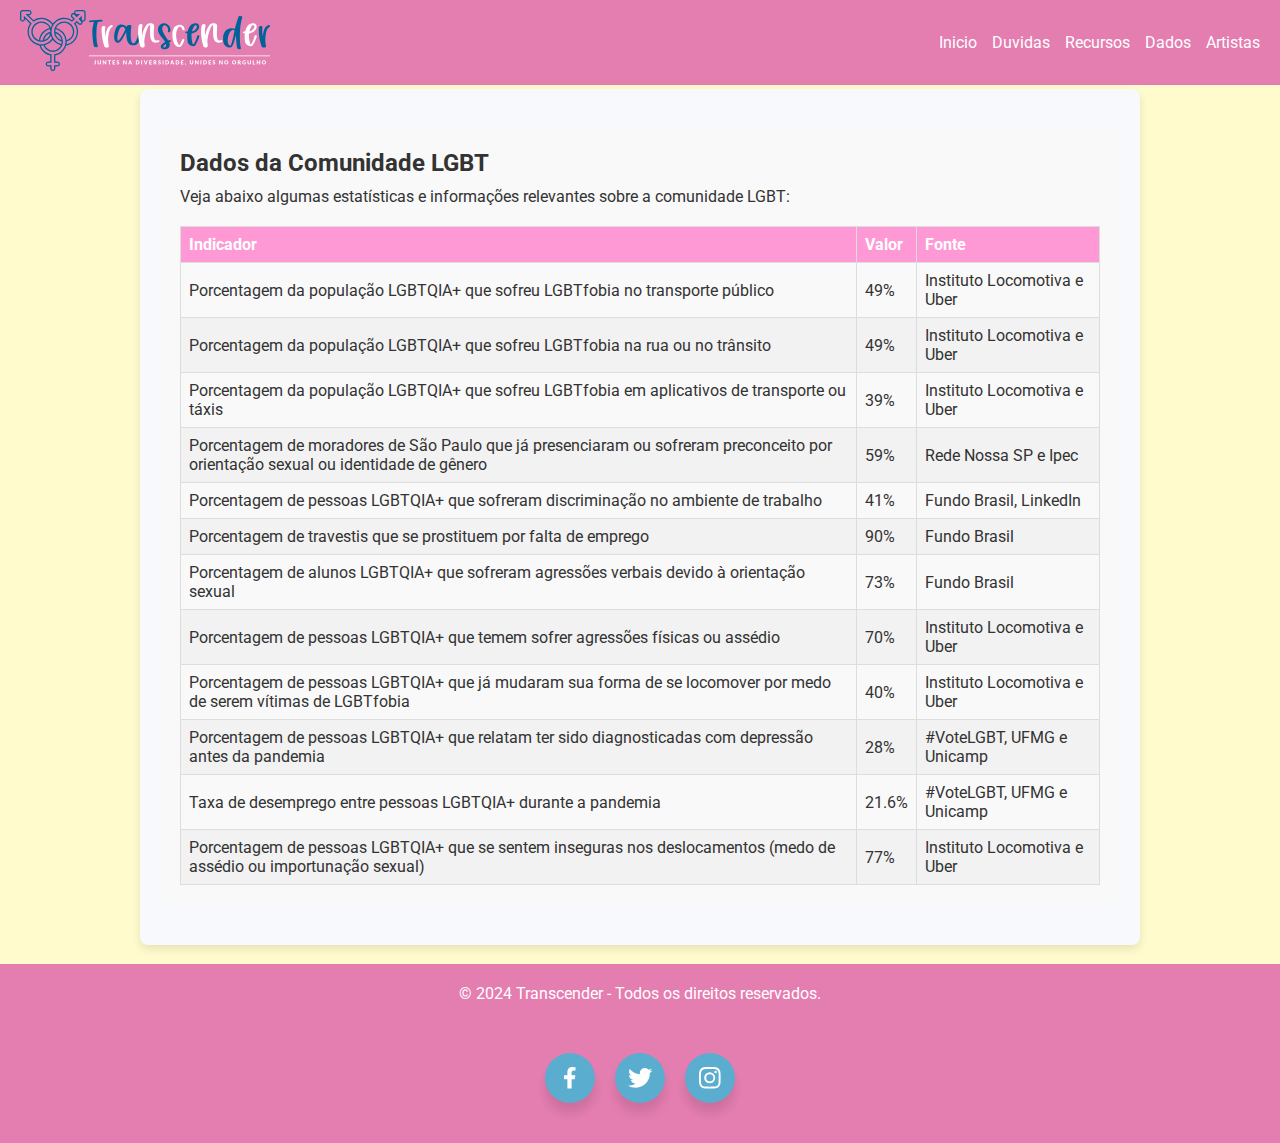
<file: dados.html>
<!DOCTYPE html>
<html lang="pt-BR">
<head>
    <meta charset="UTF-8">
    <meta name="viewport" content="width=device-width, initial-scale=1.0">
    <title>Transcender - Onde Todas as Cores se Encontram</title>
    <link rel="stylesheet" href="./scr/css/estilo.css">
    <link rel="stylesheet" href="./scr/css/nav_rodape.css">
    <link rel="stylesheet" href="./scr/css/dados.css">
    <link rel="preconnect" href="https://fonts.googleapis.com">
    <link rel="preconnect" href="https://fonts.gstatic.com" crossorigin>
    <link rel="icon" href="./scr/img/favicon.ico" type="image/x-icon">
    <link rel="icon" type="image/png" sizes="32x32" href="./scr/img/favicon-32x32.png">
    <link rel="icon" type="image/png" sizes="16x16" href="./scr/img/favicon-16x16.png">
    <link href="https://fonts.googleapis.com/css2?family=Roboto:wght@100;300;400;500;700;900&display=swap" rel="stylesheet">
</head>
<body>

  <!-- Header com Navbar Horizontal -->
  <header class="navbar">
    <div class="logo">
      <a href="./index.html"><img src="./scr/img/logo_trans.svg" width="250px" alt="Logo do Trasncender"></a>
    </div>
    <!-- Checkbox Toggle e Label para o Menu -->
    <input type="checkbox" id="menu-toggle" class="menu-toggle">
    <label for="menu-toggle" class="menu-icon">☰</label>
    <nav class="nav-links">
        <ul>
            <li><a href="./index.html">Inicio</a></li>
            <li><a href="./duvidas.html">Duvidas</a></li>
            <li><a href="./recursos.html">Recursos</a></li>
            <li><a href="./dados.html">Dados</a></li>
            <li><a href="./artistas.html">Artistas</a></li>
        </ul>
    </nav>
  </header>



  <br>
  <!-- Seção de Dados da Comunidade LGBT -->
  <div class="content-wrapper">
    <section id="dados-comunidade" class="dados-comunidade">
        <h2>Dados da Comunidade LGBT</h2>
        <p>Veja abaixo algumas estatísticas e informações relevantes sobre a comunidade LGBT:</p>
        
        <table>
            <thead>
                <tr>
                    <th>Indicador</th>
                    <th>Valor</th>
                    <th>Fonte</th>
                </tr>
            </thead>
            <tbody>
                <tr>
                    <td>Porcentagem da população LGBTQIA+ que sofreu LGBTfobia no transporte público</td>
                    <td>49%</td>
                    <td>Instituto Locomotiva e Uber</td>
                </tr>
                <tr>
                    <td>Porcentagem da população LGBTQIA+ que sofreu LGBTfobia na rua ou no trânsito</td>
                    <td>49%</td>
                    <td>Instituto Locomotiva e Uber</td>
                </tr>
                <tr>
                    <td>Porcentagem da população LGBTQIA+ que sofreu LGBTfobia em aplicativos de transporte ou táxis</td>
                    <td>39%</td>
                    <td>Instituto Locomotiva e Uber</td>
                </tr>
                <tr>
                    <td>Porcentagem de moradores de São Paulo que já presenciaram ou sofreram preconceito por orientação sexual ou identidade de gênero</td>
                    <td>59%</td>
                    <td>Rede Nossa SP e Ipec</td>
                </tr>
                <tr>
                    <td>Porcentagem de pessoas LGBTQIA+ que sofreram discriminação no ambiente de trabalho</td>
                    <td>41%</td>
                    <td>Fundo Brasil, LinkedIn</td>
                </tr>
                <tr>
                    <td>Porcentagem de travestis que se prostituem por falta de emprego</td>
                    <td>90%</td>
                    <td>Fundo Brasil</td>
                </tr>
                <tr>
                    <td>Porcentagem de alunos LGBTQIA+ que sofreram agressões verbais devido à orientação sexual</td>
                    <td>73%</td>
                    <td>Fundo Brasil</td>
                </tr>
                <tr>
                    <td>Porcentagem de pessoas LGBTQIA+ que temem sofrer agressões físicas ou assédio</td>
                    <td>70%</td>
                    <td>Instituto Locomotiva e Uber</td>
                </tr>
                <tr>
                    <td>Porcentagem de pessoas LGBTQIA+ que já mudaram sua forma de se locomover por medo de serem vítimas de LGBTfobia</td>
                    <td>40%</td>
                    <td>Instituto Locomotiva e Uber</td>
                </tr>
                <tr>
                    <td>Porcentagem de pessoas LGBTQIA+ que relatam ter sido diagnosticadas com depressão antes da pandemia</td>
                    <td>28%</td>
                    <td>#VoteLGBT, UFMG e Unicamp</td>
                </tr>
                <tr>
                    <td>Taxa de desemprego entre pessoas LGBTQIA+ durante a pandemia</td>
                    <td>21.6%</td>
                    <td>#VoteLGBT, UFMG e Unicamp</td>
                </tr>
                <tr>
                    <td>Porcentagem de pessoas LGBTQIA+ que se sentem inseguras nos deslocamentos (medo de assédio ou importunação sexual)</td>
                    <td>77%</td>
                    <td>Instituto Locomotiva e Uber</td>
                </tr>
            </tbody>
        </table>
    </section>
  </div>
  <br>
  <audio id="button-sound" src="./scr/audio/Rapaz (Xaropinho) - (áudio).mp3"></audio>
  <script>
    // Função para tocar o som
    function playSound() {
        const sound = document.getElementById("button-sound");
        sound.play();
    }

    // Função para adicionar evento de clique em cada ícone
    window.addEventListener('DOMContentLoaded', (event) => {
        // Seleciona todos os botões de redes sociais
        const socialIcons = document.querySelectorAll('.social-media .wrapper .icon');

        // Adiciona o evento de clique em cada ícone
        socialIcons.forEach(icon => {
            icon.addEventListener('click', playSound);
        });
    });
</script>

<!-- Rodapé -->
<footer>
  <p>© 2024 Transcender - Todos os direitos reservados.</p>
  <div class="social-media">
    <ul class="wrapper">
        <li class="icon facebook">
          <span class="tooltip">Facebook</span>
          <svg
            viewBox="0 0 320 512"
            height="1.2em"
            fill="currentColor"
            xmlns="http://www.w3.org/2000/svg"
          >
            <path
              d="M279.14 288l14.22-92.66h-88.91v-60.13c0-25.35 12.42-50.06 52.24-50.06h40.42V6.26S260.43 0 225.36 0c-73.22 0-121.08 44.38-121.08 124.72v70.62H22.89V288h81.39v224h100.17V288z"
            ></path>
          </svg>
        </li>
        <li class="icon twitter">
          <span class="tooltip">Twitter</span>
          <svg
            height="1.8em"
            fill="currentColor"
            viewBox="0 0 48 48"
            xmlns="http://www.w3.org/2000/svg"
            class="twitter"
          >
            <path
              d="M42,12.429c-1.323,0.586-2.746,0.977-4.247,1.162c1.526-0.906,2.7-2.351,3.251-4.058c-1.428,0.837-3.01,1.452-4.693,1.776C34.967,9.884,33.05,9,30.926,9c-4.08,0-7.387,3.278-7.387,7.32c0,0.572,0.067,1.129,0.193,1.67c-6.138-0.308-11.582-3.226-15.224-7.654c-0.64,1.082-1,2.349-1,3.686c0,2.541,1.301,4.778,3.285,6.096c-1.211-0.037-2.351-0.374-3.349-0.914c0,0.022,0,0.055,0,0.086c0,3.551,2.547,6.508,5.923,7.181c-0.617,0.169-1.269,0.263-1.941,0.263c-0.477,0-0.942-0.054-1.392-0.135c0.94,2.902,3.667,5.023,6.898,5.086c-2.528,1.96-5.712,3.134-9.174,3.134c-0.598,0-1.183-0.034-1.761-0.104C9.268,36.786,13.152,38,17.321,38c13.585,0,21.017-11.156,21.017-20.834c0-0.317-0.01-0.633-0.025-0.945C39.763,15.197,41.013,13.905,42,12.429"
            ></path>
          </svg>
        </li>
        <li class="icon instagram">
          <span class="tooltip">Instagram</span>
          <svg
            xmlns="http://www.w3.org/2000/svg"
            height="1.2em"
            fill="currentColor"
            class="bi bi-instagram"
            viewBox="0 0 16 16"
          >
            <path
              d="M8 0C5.829 0 5.556.01 4.703.048 3.85.088 3.269.222 2.76.42a3.917 3.917 0 0 0-1.417.923A3.927 3.927 0 0 0 .42 2.76C.222 3.268.087 3.85.048 4.7.01 5.555 0 5.827 0 8.001c0 2.172.01 2.444.048 3.297.04.852.174 1.433.372 1.942.205.526.478.972.923 1.417.444.445.89.719 1.416.923.51.198 1.09.333 1.942.372C5.555 15.99 5.827 16 8 16s2.444-.01 3.298-.048c.851-.04 1.434-.174 1.943-.372a3.916 3.916 0 0 0 1.416-.923c.445-.445.718-.891.923-1.417.197-.509.332-1.09.372-1.942C15.99 10.445 16 10.173 16 8s-.01-2.445-.048-3.299c-.04-.851-.175-1.433-.372-1.941a3.926 3.926 0 0 0-.923-1.417A3.911 3.911 0 0 0 13.24.42c-.51-.198-1.092-.333-1.943-.372C10.443.01 10.172 0 7.998 0h.003zm-.717 1.442h.718c2.136 0 2.389.007 3.232.046.78.035 1.204.166 1.486.275.373.145.64.319.92.599.28.28.453.546.598.92.11.281.24.705.275 1.485.039.843.047 1.096.047 3.231s-.008 2.389-.047 3.232c-.035.78-.166 1.203-.275 1.485a2.47 2.47 0 0 1-.599.919c-.28.28-.546.453-.92.598-.28.11-.704.24-1.485.276-.843.038-1.096.047-3.232.047s-2.39-.009-3.233-.047c-.78-.036-1.203-.166-1.485-.276a2.478 2.478 0 0 1-.92-.598 2.48 2.48 0 0 1-.6-.92c-.109-.281-.24-.705-.275-1.485-.038-.843-.046-1.096-.046-3.233 0-2.136.008-2.388.046-3.231.036-.78.166-1.204.276-1.486.145-.373.319-.64.599-.92.28-.28.546-.453.92-.598.282-.11.705-.24 1.485-.276.738-.034 1.024-.044 2.515-.045v.002zm4.988 1.328a.96.96 0 1 0 0 1.92.96.96 0 0 0 0-1.92zm-4.27 1.122a4.109 4.109 0 1 0 0 8.217 4.109 4.109 0 0 0 0-8.217zm0 1.441a2.667 2.667 0 1 1 0 5.334 2.667 2.667 0 0 1 0-5.334z"
            ></path>
          </svg>
        </li>
      </ul>
  </div>
</footer>


</body>
</html>
</file>
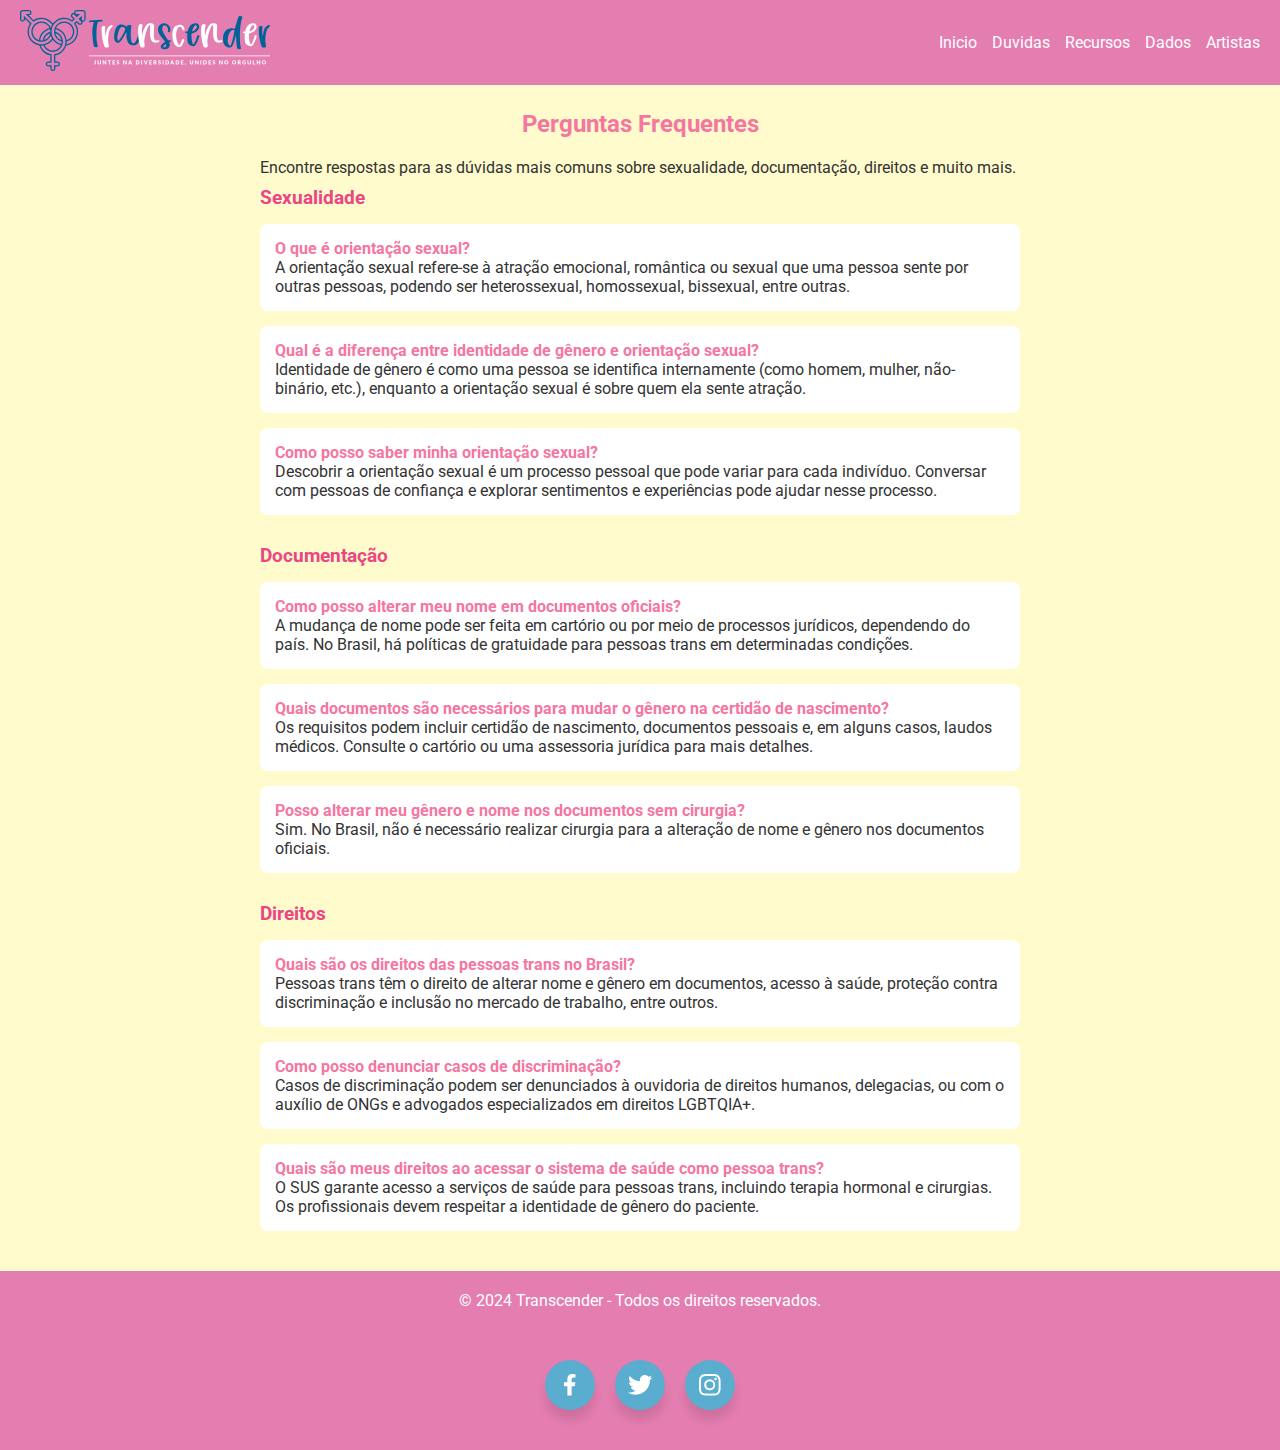
<file: duvidas.html>
<!DOCTYPE html>
<html lang="pt-BR">
<head>
    <meta charset="UTF-8">
    <meta name="viewport" content="width=device-width, initial-scale=1.0">
    <title>FAQ - Perguntas Frequentes</title>
    <link rel="stylesheet" href="./scr/css/estilo.css">
    <link rel="stylesheet" href="./scr/css/nav_rodape.css">
    <link rel="stylesheet" href="./scr/css/faq.css">
    <link rel="preconnect" href="https://fonts.googleapis.com">
    <link rel="preconnect" href="https://fonts.gstatic.com" crossorigin>
    <link rel="icon" href="./scr/img/favicon.ico" type="image/x-icon">
    <link rel="icon" type="image/png" sizes="32x32" href="./scr/img/favicon-32x32.png">
    <link rel="icon" type="image/png" sizes="16x16" href="./scr/img/favicon-16x16.png">
    <link href="https://fonts.googleapis.com/css2?family=Roboto:wght@100;300;400;500;700;900&display=swap" rel="stylesheet">
</head>
<body>

  <!-- Header com Navbar Horizontal -->
  <header class="navbar">
    <div class="logo">
      <a href="./index.html"><img src="./scr/img/logo_trans.svg" width="250px" alt="Logo do Trasncender"></a>
    </div>
    <!-- Checkbox Toggle e Label para o Menu -->
    <input type="checkbox" id="menu-toggle" class="menu-toggle">
    <label for="menu-toggle" class="menu-icon">☰</label>
    <nav class="nav-links">
        <ul>
            <li><a href="./index.html">Inicio</a></li>
            <li><a href="./duvidas.html">Duvidas</a></li>
            <li><a href="./recursos.html">Recursos</a></li>
            <li><a href="./dados.html">Dados</a></li>
            <li><a href="./artistas.html">Artistas</a></li>
        </ul>
    </nav>
  </header>

  
    <!-- Conteúdo Principal -->
    <div class="content-wrapper"> <!-- Nova div que envolve o conteúdo -->
        <!-- Conteúdo da Página de FAQ -->
        <main class="faq">
            <h2>Perguntas Frequentes</h2>
            <p>Encontre respostas para as dúvidas mais comuns sobre sexualidade, documentação, direitos e muito mais.</p>

            <!-- Seção: Sexualidade -->
            <section class="faq-section">
                <h3>Sexualidade</h3>
                <div class="faq-item">
                    <h4>O que é orientação sexual?</h4>
                    <p>A orientação sexual refere-se à atração emocional, romântica ou sexual que uma pessoa sente por outras pessoas, podendo ser heterossexual, homossexual, bissexual, entre outras.</p>
                </div>
                <div class="faq-item">
                    <h4>Qual é a diferença entre identidade de gênero e orientação sexual?</h4>
                    <p>Identidade de gênero é como uma pessoa se identifica internamente (como homem, mulher, não-binário, etc.), enquanto a orientação sexual é sobre quem ela sente atração.</p>
                </div>
                <div class="faq-item">
                    <h4>Como posso saber minha orientação sexual?</h4>
                    <p>Descobrir a orientação sexual é um processo pessoal que pode variar para cada indivíduo. Conversar com pessoas de confiança e explorar sentimentos e experiências pode ajudar nesse processo.</p>
                </div>
            </section>

            <!-- Seção: Documentação -->
            <section class="faq-section">
                <h3>Documentação</h3>
                <div class="faq-item">
                    <h4>Como posso alterar meu nome em documentos oficiais?</h4>
                    <p>A mudança de nome pode ser feita em cartório ou por meio de processos jurídicos, dependendo do país. No Brasil, há políticas de gratuidade para pessoas trans em determinadas condições.</p>
                </div>
                <div class="faq-item">
                    <h4>Quais documentos são necessários para mudar o gênero na certidão de nascimento?</h4>
                    <p>Os requisitos podem incluir certidão de nascimento, documentos pessoais e, em alguns casos, laudos médicos. Consulte o cartório ou uma assessoria jurídica para mais detalhes.</p>
                </div>
                <div class="faq-item">
                    <h4>Posso alterar meu gênero e nome nos documentos sem cirurgia?</h4>
                    <p>Sim. No Brasil, não é necessário realizar cirurgia para a alteração de nome e gênero nos documentos oficiais.</p>
                </div>
            </section>

            <!-- Seção: Direitos -->
            <section class="faq-section">
                <h3>Direitos</h3>
                <div class="faq-item">
                    <h4>Quais são os direitos das pessoas trans no Brasil?</h4>
                    <p>Pessoas trans têm o direito de alterar nome e gênero em documentos, acesso à saúde, proteção contra discriminação e inclusão no mercado de trabalho, entre outros.</p>
                </div>
                <div class="faq-item">
                    <h4>Como posso denunciar casos de discriminação?</h4>
                    <p>Casos de discriminação podem ser denunciados à ouvidoria de direitos humanos, delegacias, ou com o auxílio de ONGs e advogados especializados em direitos LGBTQIA+.</p>
                </div>
                <div class="faq-item">
                    <h4>Quais são meus direitos ao acessar o sistema de saúde como pessoa trans?</h4>
                    <p>O SUS garante acesso a serviços de saúde para pessoas trans, incluindo terapia hormonal e cirurgias. Os profissionais devem respeitar a identidade de gênero do paciente.</p>
                </div>
            </section>
        </main>
    </div> <!-- Fim da nova div -->

    <audio id="button-sound" src="./scr/audio/Rapaz (Xaropinho) - (áudio).mp3"></audio>
    <script>
      // Função para tocar o som
      function playSound() {
          const sound = document.getElementById("button-sound");
          sound.play();
      }
  
      // Função para adicionar evento de clique em cada ícone
      window.addEventListener('DOMContentLoaded', (event) => {
          // Seleciona todos os botões de redes sociais
          const socialIcons = document.querySelectorAll('.social-media .wrapper .icon');
  
          // Adiciona o evento de clique em cada ícone
          socialIcons.forEach(icon => {
              icon.addEventListener('click', playSound);
          });
      });
  </script>
  
  <!-- Rodapé -->
  <footer>
    <p>© 2024 Transcender - Todos os direitos reservados.</p>
    <div class="social-media">
      <ul class="wrapper">
          <li class="icon facebook">
            <span class="tooltip">Facebook</span>
            <svg
              viewBox="0 0 320 512"
              height="1.2em"
              fill="currentColor"
              xmlns="http://www.w3.org/2000/svg"
            >
              <path
                d="M279.14 288l14.22-92.66h-88.91v-60.13c0-25.35 12.42-50.06 52.24-50.06h40.42V6.26S260.43 0 225.36 0c-73.22 0-121.08 44.38-121.08 124.72v70.62H22.89V288h81.39v224h100.17V288z"
              ></path>
            </svg>
          </li>
          <li class="icon twitter">
            <span class="tooltip">Twitter</span>
            <svg
              height="1.8em"
              fill="currentColor"
              viewBox="0 0 48 48"
              xmlns="http://www.w3.org/2000/svg"
              class="twitter"
            >
              <path
                d="M42,12.429c-1.323,0.586-2.746,0.977-4.247,1.162c1.526-0.906,2.7-2.351,3.251-4.058c-1.428,0.837-3.01,1.452-4.693,1.776C34.967,9.884,33.05,9,30.926,9c-4.08,0-7.387,3.278-7.387,7.32c0,0.572,0.067,1.129,0.193,1.67c-6.138-0.308-11.582-3.226-15.224-7.654c-0.64,1.082-1,2.349-1,3.686c0,2.541,1.301,4.778,3.285,6.096c-1.211-0.037-2.351-0.374-3.349-0.914c0,0.022,0,0.055,0,0.086c0,3.551,2.547,6.508,5.923,7.181c-0.617,0.169-1.269,0.263-1.941,0.263c-0.477,0-0.942-0.054-1.392-0.135c0.94,2.902,3.667,5.023,6.898,5.086c-2.528,1.96-5.712,3.134-9.174,3.134c-0.598,0-1.183-0.034-1.761-0.104C9.268,36.786,13.152,38,17.321,38c13.585,0,21.017-11.156,21.017-20.834c0-0.317-0.01-0.633-0.025-0.945C39.763,15.197,41.013,13.905,42,12.429"
              ></path>
            </svg>
          </li>
          <li class="icon instagram">
            <span class="tooltip">Instagram</span>
            <svg
              xmlns="http://www.w3.org/2000/svg"
              height="1.2em"
              fill="currentColor"
              class="bi bi-instagram"
              viewBox="0 0 16 16"
            >
              <path
                d="M8 0C5.829 0 5.556.01 4.703.048 3.85.088 3.269.222 2.76.42a3.917 3.917 0 0 0-1.417.923A3.927 3.927 0 0 0 .42 2.76C.222 3.268.087 3.85.048 4.7.01 5.555 0 5.827 0 8.001c0 2.172.01 2.444.048 3.297.04.852.174 1.433.372 1.942.205.526.478.972.923 1.417.444.445.89.719 1.416.923.51.198 1.09.333 1.942.372C5.555 15.99 5.827 16 8 16s2.444-.01 3.298-.048c.851-.04 1.434-.174 1.943-.372a3.916 3.916 0 0 0 1.416-.923c.445-.445.718-.891.923-1.417.197-.509.332-1.09.372-1.942C15.99 10.445 16 10.173 16 8s-.01-2.445-.048-3.299c-.04-.851-.175-1.433-.372-1.941a3.926 3.926 0 0 0-.923-1.417A3.911 3.911 0 0 0 13.24.42c-.51-.198-1.092-.333-1.943-.372C10.443.01 10.172 0 7.998 0h.003zm-.717 1.442h.718c2.136 0 2.389.007 3.232.046.78.035 1.204.166 1.486.275.373.145.64.319.92.599.28.28.453.546.598.92.11.281.24.705.275 1.485.039.843.047 1.096.047 3.231s-.008 2.389-.047 3.232c-.035.78-.166 1.203-.275 1.485a2.47 2.47 0 0 1-.599.919c-.28.28-.546.453-.92.598-.28.11-.704.24-1.485.276-.843.038-1.096.047-3.232.047s-2.39-.009-3.233-.047c-.78-.036-1.203-.166-1.485-.276a2.478 2.478 0 0 1-.92-.598 2.48 2.48 0 0 1-.6-.92c-.109-.281-.24-.705-.275-1.485-.038-.843-.046-1.096-.046-3.233 0-2.136.008-2.388.046-3.231.036-.78.166-1.204.276-1.486.145-.373.319-.64.599-.92.28-.28.546-.453.92-.598.282-.11.705-.24 1.485-.276.738-.034 1.024-.044 2.515-.045v.002zm4.988 1.328a.96.96 0 1 0 0 1.92.96.96 0 0 0 0-1.92zm-4.27 1.122a4.109 4.109 0 1 0 0 8.217 4.109 4.109 0 0 0 0-8.217zm0 1.441a2.667 2.667 0 1 1 0 5.334 2.667 2.667 0 0 1 0-5.334z"
              ></path>
            </svg>
          </li>
        </ul>
    </div>
  </footer>
  
</body>
</html>
</file>
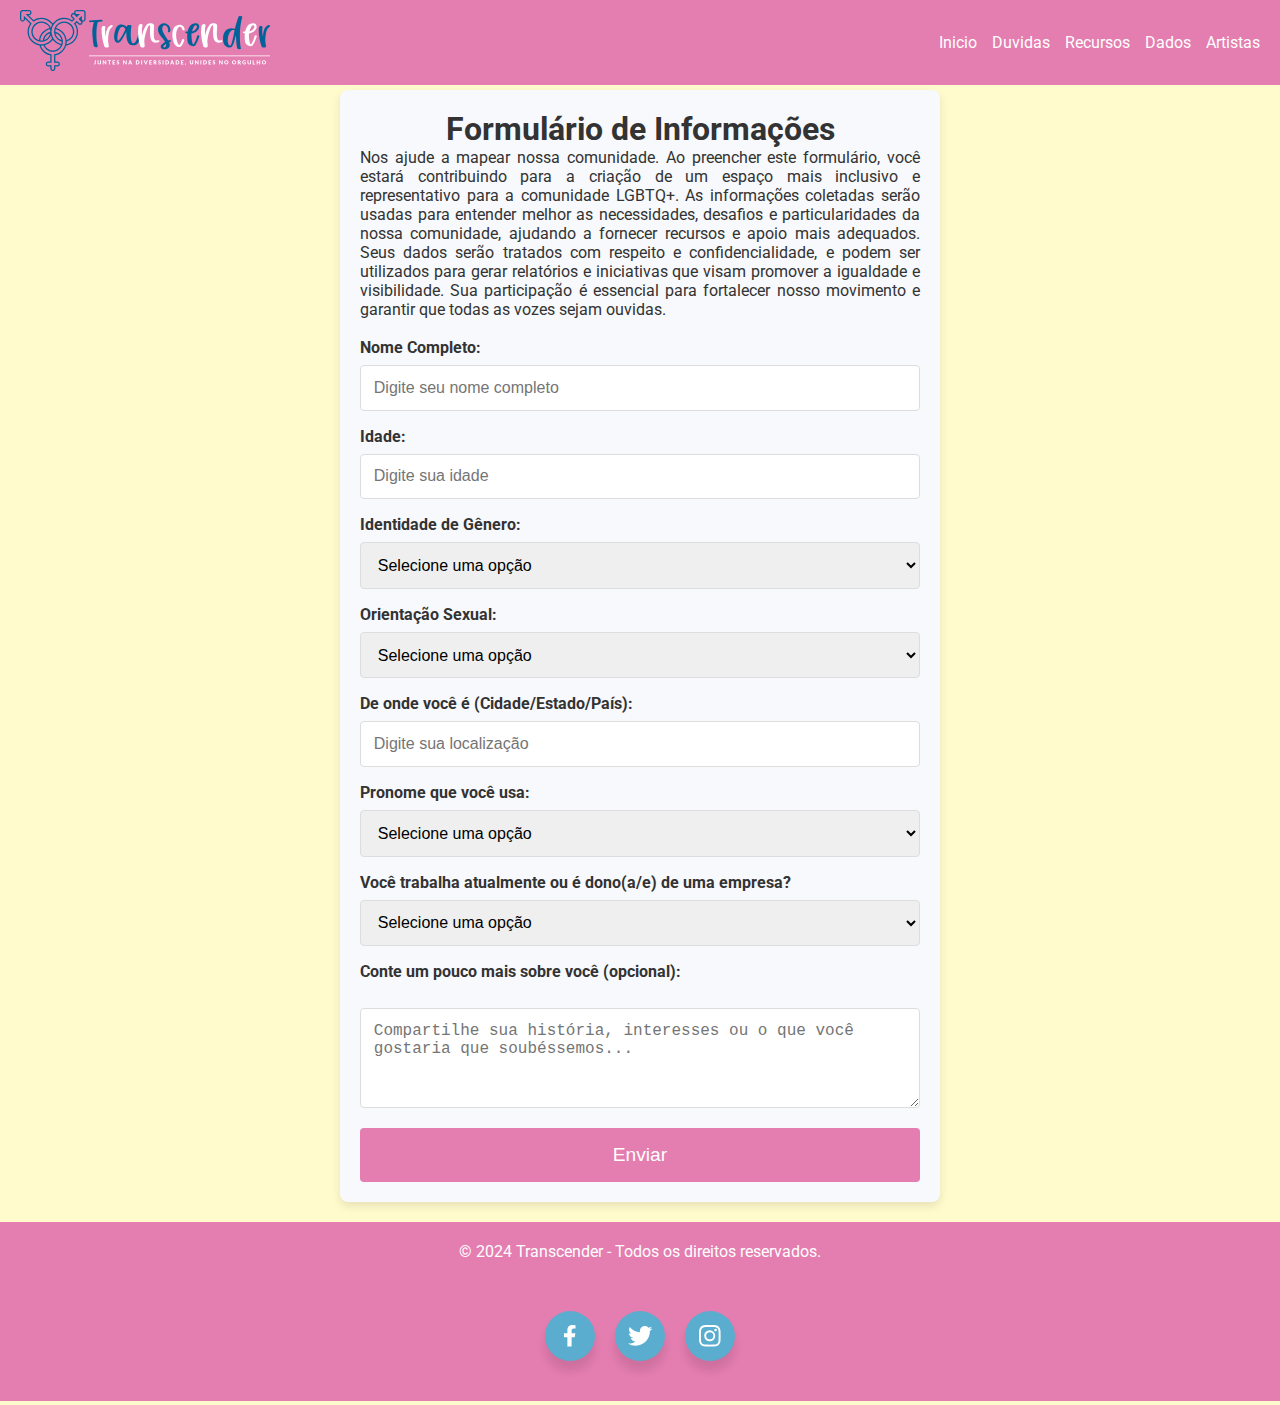
<file: formulario.html>
<!DOCTYPE html>
<html lang="pt-br">
<head>
    <meta charset="UTF-8">
    <meta name="viewport" content="width=device-width, initial-scale=1.0">
    <title>Transcender - Onde Todas as Cores se Encontram</title>
    <link rel="stylesheet" href="./scr/css/estilo.css">
    <link rel="stylesheet" href="./scr/css/formulario.css">
    <link rel="stylesheet" href="./scr/css/nav_rodape.css">
    <link rel="preconnect" href="https://fonts.googleapis.com">
    <link rel="preconnect" href="https://fonts.gstatic.com" crossorigin>
    <link rel="icon" href="./scr/img/favicon.ico" type="image/x-icon">
    <link rel="icon" type="image/png" sizes="32x32" href="./scr/img/favicon-32x32.png">
    <link rel="icon" type="image/png" sizes="16x16" href="./scr/img/favicon-16x16.png">
    <link href="https://fonts.googleapis.com/css2?family=Roboto:wght@100;300;400;500;700;900&display=swap" rel="stylesheet">
</head>
</head>
<body>
  <!-- Header com Navbar Horizontal -->
  <header class="navbar">
    <div class="logo">
      <a href="./index.html"><img src="./scr/img/logo_trans.svg" width="250px" alt="Logo do Trasncender"></a>
    </div>
    <!-- Checkbox Toggle e Label para o Menu -->
    <input type="checkbox" id="menu-toggle" class="menu-toggle">
    <label for="menu-toggle" class="menu-icon">☰</label>
    <nav class="nav-links">
        <ul>
            <li><a href="./index.html">Inicio</a></li>
            <li><a href="./duvidas.html">Duvidas</a></li>
            <li><a href="./recursos.html">Recursos</a></li>
            <li><a href="./dados.html">Dados</a></li>
            <li><a href="./artistas.html">Artistas</a></li>
        </ul>
    </nav>
  </header>
  <main>

        <div class="container">
            <h1>Formulário de Informações</h1>
            <p style="text-align: justify">Nos ajude a mapear nossa comunidade. Ao preencher este formulário, você estará contribuindo para a criação de um espaço mais inclusivo e representativo para a comunidade LGBTQ+. As informações coletadas serão usadas para entender melhor as necessidades, desafios e particularidades da nossa comunidade, ajudando a fornecer recursos e apoio mais adequados. Seus dados serão tratados com respeito e confidencialidade, e podem ser utilizados para gerar relatórios e iniciativas que visam promover a igualdade e visibilidade. Sua participação é essencial para fortalecer nosso movimento e garantir que todas as vozes sejam ouvidas.</p>
            <br>
            <form action="#" method="POST">
                <!-- Nome completo -->
                <label for="nome">Nome Completo:</label>
                <input type="text" id="nome" name="nome" placeholder="Digite seu nome completo" required>
                <br>
                <!-- Idade -->
                <label for="idade">Idade:</label>
                <input type="number" id="idade" name="idade" placeholder="Digite sua idade" required min="1">
                <br>
                <!-- Identidade de gênero -->
                <label for="genero">Identidade de Gênero:</label>
                <select id="genero" name="genero" required>
                    <option value="">Selecione uma opção</option>
                    <option value="transmasculino">Transmasculino</option>
                    <option value="transfeminina">Transfeminina</option>
                    <option value="não-binárie">Não-binárie</option>
                    <option value="cisgênero">Cisgênero</option>
                    <option value="outro">Outro</option>
                </select>
                <br>
                <!-- Orientação sexual -->
                <label for="orientacao">Orientação Sexual:</label>
                <select id="orientacao" name="orientacao" required>
                    <option value="">Selecione uma opção</option>
                    <option value="hétero">Hétero</option>
                    <option value="lésbica">Lésbica</option>
                    <option value="gay">Gay</option>
                    <option value="bissexual">Bissexual</option>
                    <option value="assexual">Assexual</option>
                    <option value="pansexual">Pansexual</option>
                    <option value="outro">Outro</option>
                </select>
                <br>
                <!-- Localização -->
                <label for="localizacao">De onde você é (Cidade/Estado/País):</label>
                <input type="text" id="localizacao" name="localizacao" placeholder="Digite sua localização" required>
                <br>
                <!-- Pronome -->
                <label for="pronome">Pronome que você usa:</label>
                <select id="pronome" name="pronome" required>
                    <option value="">Selecione uma opção</option>
                    <option value="ele/dele">Ele/Dele</option>
                    <option value="ela/dela">Ela/Dela</option>
                    <option value="elu/delu">Elu/Delu</option>
                    <option value="outro">Outro</option>
                </select>
                <br>
                <!-- Informação sobre trabalho -->
                <label for="trabalho">Você trabalha atualmente ou é dono(a/e) de uma empresa?</label>
                <select id="trabalho" name="trabalho" required>
                    <option value="">Selecione uma opção</option>
                    <option value="sim, trabalho">Sim, trabalho</option>
                    <option value="sim, sou dono(a/e) de uma empresa">Sim, sou dono(a/e) de uma empresa</option>
                    <option value="não trabalho atualmente">Não trabalho atualmente</option>
                </select>
                <br>

                <label for="historia">Conte um pouco mais sobre você (opcional):</label>
                <br>
                <textarea id="historia" name="historia" rows="4" placeholder="Compartilhe sua história, interesses ou o que você gostaria que soubéssemos..."></textarea>
                
                <button type="submit">Enviar</button>
            </form>
        </div>
    </main>
</body>

<audio id="button-sound" src="./scr/audio/Rapaz (Xaropinho) - (áudio).mp3"></audio>
  <script>
    // Função para tocar o som
    function playSound() {
        const sound = document.getElementById("button-sound");
        sound.play();
    }

    // Função para adicionar evento de clique em cada ícone
    window.addEventListener('DOMContentLoaded', (event) => {
        // Seleciona todos os botões de redes sociais
        const socialIcons = document.querySelectorAll('.social-media .wrapper .icon');

        // Adiciona o evento de clique em cada ícone
        socialIcons.forEach(icon => {
            icon.addEventListener('click', playSound);
        });
    });
</script>

<!-- Rodapé -->
<footer>
  <p>© 2024 Transcender - Todos os direitos reservados.</p>
  <div class="social-media">
    <ul class="wrapper">
        <li class="icon facebook">
          <span class="tooltip">Facebook</span>
          <svg
            viewBox="0 0 320 512"
            height="1.2em"
            fill="currentColor"
            xmlns="http://www.w3.org/2000/svg"
          >
            <path
              d="M279.14 288l14.22-92.66h-88.91v-60.13c0-25.35 12.42-50.06 52.24-50.06h40.42V6.26S260.43 0 225.36 0c-73.22 0-121.08 44.38-121.08 124.72v70.62H22.89V288h81.39v224h100.17V288z"
            ></path>
          </svg>
        </li>
        <li class="icon twitter">
          <span class="tooltip">Twitter</span>
          <svg
            height="1.8em"
            fill="currentColor"
            viewBox="0 0 48 48"
            xmlns="http://www.w3.org/2000/svg"
            class="twitter"
          >
            <path
              d="M42,12.429c-1.323,0.586-2.746,0.977-4.247,1.162c1.526-0.906,2.7-2.351,3.251-4.058c-1.428,0.837-3.01,1.452-4.693,1.776C34.967,9.884,33.05,9,30.926,9c-4.08,0-7.387,3.278-7.387,7.32c0,0.572,0.067,1.129,0.193,1.67c-6.138-0.308-11.582-3.226-15.224-7.654c-0.64,1.082-1,2.349-1,3.686c0,2.541,1.301,4.778,3.285,6.096c-1.211-0.037-2.351-0.374-3.349-0.914c0,0.022,0,0.055,0,0.086c0,3.551,2.547,6.508,5.923,7.181c-0.617,0.169-1.269,0.263-1.941,0.263c-0.477,0-0.942-0.054-1.392-0.135c0.94,2.902,3.667,5.023,6.898,5.086c-2.528,1.96-5.712,3.134-9.174,3.134c-0.598,0-1.183-0.034-1.761-0.104C9.268,36.786,13.152,38,17.321,38c13.585,0,21.017-11.156,21.017-20.834c0-0.317-0.01-0.633-0.025-0.945C39.763,15.197,41.013,13.905,42,12.429"
            ></path>
          </svg>
        </li>
        <li class="icon instagram">
          <span class="tooltip">Instagram</span>
          <svg
            xmlns="http://www.w3.org/2000/svg"
            height="1.2em"
            fill="currentColor"
            class="bi bi-instagram"
            viewBox="0 0 16 16"
          >
            <path
              d="M8 0C5.829 0 5.556.01 4.703.048 3.85.088 3.269.222 2.76.42a3.917 3.917 0 0 0-1.417.923A3.927 3.927 0 0 0 .42 2.76C.222 3.268.087 3.85.048 4.7.01 5.555 0 5.827 0 8.001c0 2.172.01 2.444.048 3.297.04.852.174 1.433.372 1.942.205.526.478.972.923 1.417.444.445.89.719 1.416.923.51.198 1.09.333 1.942.372C5.555 15.99 5.827 16 8 16s2.444-.01 3.298-.048c.851-.04 1.434-.174 1.943-.372a3.916 3.916 0 0 0 1.416-.923c.445-.445.718-.891.923-1.417.197-.509.332-1.09.372-1.942C15.99 10.445 16 10.173 16 8s-.01-2.445-.048-3.299c-.04-.851-.175-1.433-.372-1.941a3.926 3.926 0 0 0-.923-1.417A3.911 3.911 0 0 0 13.24.42c-.51-.198-1.092-.333-1.943-.372C10.443.01 10.172 0 7.998 0h.003zm-.717 1.442h.718c2.136 0 2.389.007 3.232.046.78.035 1.204.166 1.486.275.373.145.64.319.92.599.28.28.453.546.598.92.11.281.24.705.275 1.485.039.843.047 1.096.047 3.231s-.008 2.389-.047 3.232c-.035.78-.166 1.203-.275 1.485a2.47 2.47 0 0 1-.599.919c-.28.28-.546.453-.92.598-.28.11-.704.24-1.485.276-.843.038-1.096.047-3.232.047s-2.39-.009-3.233-.047c-.78-.036-1.203-.166-1.485-.276a2.478 2.478 0 0 1-.92-.598 2.48 2.48 0 0 1-.6-.92c-.109-.281-.24-.705-.275-1.485-.038-.843-.046-1.096-.046-3.233 0-2.136.008-2.388.046-3.231.036-.78.166-1.204.276-1.486.145-.373.319-.64.599-.92.28-.28.546-.453.92-.598.282-.11.705-.24 1.485-.276.738-.034 1.024-.044 2.515-.045v.002zm4.988 1.328a.96.96 0 1 0 0 1.92.96.96 0 0 0 0-1.92zm-4.27 1.122a4.109 4.109 0 1 0 0 8.217 4.109 4.109 0 0 0 0-8.217zm0 1.441a2.667 2.667 0 1 1 0 5.334 2.667 2.667 0 0 1 0-5.334z"
            ></path>
          </svg>
        </li>
      </ul>
  </div>
</footer>

</html>
</file>
<file: scr/css/estilo.css>
* {
    margin: 0;
    padding: 0;
    box-sizing: border-box;
}

main {
    margin: 0 15vw; /* Define uma margem de 15vw nas laterais */
    padding: 20px; /* Adiciona um padding interno se necessário */
}

body {
    font-family: 'Roboto', sans-serif;
    color: #333;
    background-color: #fffab8b6;
    padding-top: 70px; /* Ajuste conforme necessário para a altura da navbar */

}

/* Estilos padrão do botão */
.button {
    padding: 10px 20px;
    color: #fff;
    background-color: #4A90E2;
    text-decoration: none;
    border-radius: 5px;
    transition: background-color 0.3s ease, transform 0.3s ease;
}

/* Efeito de hover */
.button:hover {
    background-color: #357ABD; /* Cor mais escura no hover */
    transform: scale(1.05); /* Aumenta levemente o tamanho */
}

.intro {
    position: relative;
    color: white; /* Ajuste a cor do texto para melhor legibilidade */
    padding: 250px 20px; /* Adicione um pouco de padding */
    text-align: center; 
    overflow: hidden; 
}

/* Imagem de fundo e filtro escuro evitar mexer pq as vezes some*/
.intro::before {
    content: '';
    background-image: url('../img/thumbx.png');
    position: absolute;
    top: 0;
    left: 0;
    right: 0;
    bottom: 0;
    z-index: -1; 
    opacity: 1; /* Ajuste a opacidade para o efeito do filtro escuro (EVITAR DE DEIXAR ABAIXO DE 0,5) */
    background-size: cover; 
    background-position: top; 
    filter: brightness(30%); /* Escurece a imagem com um filtro (por algum motivo acima de 40% fica branco) */
}

.intro h2, .intro p {
    position: relative; /* Isso garante que o texto fique acima da imagem de fundo */
    z-index: 1; /* Coloca o texto acima do fundo */
}

.intro .cta-buttons a.button {
    display: inline-block;
    margin: 10px;
    padding: 10px 20px;
    background-color: #e47db0;
    color: #fff;
    text-decoration: none;
    border-radius: 5px;
}





  
/* Estilo para as redes sociais */
.wrapper {
    display: inline-flex;
    list-style: none;
    height: 120px;
    width: 100%;
    padding-top: 40px;
    font-family: "Poppins", sans-serif;
    justify-content: center;
}


/* Título da aba */
.tab-title {
    font-size: 1.8em;
    color: #333;
    margin-bottom: 10px;
    text-align: center;
    border-bottom: 2px solid #ccc;
    padding-bottom: 10px;
}

/* Descrição da aba */
.tab-description {
    font-size: 1.1em;
    color: #666;
    text-align: center;
    margin-bottom: 20px;
}

/* Estilo das seções */
.doc-section {
    margin-bottom: 20px;
}

/* Título de cada seção */
.doc-section h4 {
    font-size: 1.4em;
    color: #000000;
    margin-bottom: 8px;
}

/* Lista de links */
.doc-list {
    list-style-type: none;
    padding-left: 0;
}

.doc-list li {
    margin-bottom: 5px;
}





/* Estilo da seção de Grupos de Apoio e Institutos */
.grupos-apoio {
    padding: 3rem 2rem;
    background-color: #a9f9ff;
    text-align: center;
  }
  
  .grupos-apoio h2 {
    font-size: 2.2rem;
    color: #ff6c80;
    margin-bottom: 1rem;
  }
  
  .grupos-apoio .descricao {
    font-size: 1rem;
    color: #666;
    margin-bottom: 2rem;
    max-width: 700px;
    margin-left: auto;
    margin-right: auto;
  }
  
  /* Container dos cards */
  .apoio-container {
    display: flex;
    flex-wrap: wrap;
    gap: 2rem;
    justify-content: center;
  }
  
  /* Estilo dos cards de apoio */
  .apoio-card {
    background-color: #fff;
    border-radius: 8px;
    box-shadow: 0px 4px 8px rgba(0, 0, 0, 0.1);
    padding: 1.5rem;
    width: 400px;
    text-align: left;
    transition: transform 0.2s ease;
  }
  
  .apoio-card:hover {
    transform: translateY(-5px);
  }
  
  .apoio-card img {
    width: 100%;
    border-radius: 8px;
    margin-bottom: 1rem;
  }
  
  .apoio-card h3 {
    font-size: 1.5rem;
    color: #444;
    margin-bottom: 0.5rem;
  }
  
  .apoio-card p {
    font-size: 1rem;
    color: #555;
    margin-bottom: 1rem;
  }
  
  .apoio-card .button {
    display: inline-block;
    padding: 0.5rem 1rem;
    background-color: #e47db0;
    color: #fff;
    border-radius: 5px;
    text-decoration: none;
    font-size: 1rem;
    transition: background-color 0.2s;
  }
  
  .apoio-card .button:hover {
    background-color: #2878b5;
  }




/* Estilo da Seção de Destaques */
.destaques {
    display: flex;
    flex-wrap: wrap;
    gap: 2rem;
    justify-content: center;
}

.destaques h3 {
    font-size: 2.2rem; /* Ajustado para ser igual ao título de Grupos de Apoio */
    color: #ff6c80; /* Mesma cor do título */
    margin-bottom: 1rem;
}

.destaques .noticias {
    display: flex;
    flex-wrap: wrap; /* Permite que os itens quebrem linha como nos Grupos de Apoio */
    gap: 2rem;
    justify-content: center;
}

.noticia {
    background-color: #fff;
    border-radius: 8px;
    box-shadow: 0px 4px 8px rgba(0, 0, 0, 0.1);
    padding: 1.5rem;
    width: 400px;
    text-align: left;
    transition: transform 0.2s ease;
    
}

.noticia:hover {
    transform: translateY(-5px); /* Mesmo efeito de hover dos cards de apoio */
}

.noticia-img {
    width: 100%;
    border-radius: 8px;
    margin-bottom: 1rem;
    height: auto; /* Remove o tamanho fixo para permitir ajuste dinâmico */
    object-fit: cover; /* Garante boa proporção da imagem */
}

.noticia h4 {
    font-size: 1.5rem; /* Mesmo tamanho dos títulos dos cards de apoio */
    color: #444;
    margin-bottom: 0.5rem;
}

.noticia p {
    font-size: 1rem;
    color: #555;
    margin-bottom: 1rem;
}

.noticia .button {
    display: inline-block;
    padding: 0.5rem 1rem;
    background-color: #e47db0; /* Mesma cor dos botões de apoio */
    color: #fff;
    border-radius: 5px;
    text-decoration: none;
    font-size: 1rem;
    transition: background-color 0.2s;
}

.noticia .button:hover {
    background-color: #2878b5;
}

/* Responsividade */
@media (max-width: 768px) {
    .destaques .noticias {
        flex-direction: column; 
        align-items: center; 

    }
}
</file>
<file: scr/css/nav_rodape.css>
/* Navbar principal */
.navbar {
    display: flex;
    align-items: center;
    justify-content: space-between;
    padding: 10px 20px;
    background-color: #e47db0;
    color: #fff;
    position: fixed;
    top: 0;
    left: 0;
    right: 0;
    z-index: 1000;
}

/* Logo */
.navbar .logo {
    display: flex;
    align-items: center;
    gap: 10px;
    cursor: pointer;
    transition: transform 0.3s ease; /* Suavização do efeito */
}

.navbar .logo:hover {
    transform: scale(1.1); /* Aumenta levemente a logo */
}

/* Links da Navbar */
.nav-links ul {
    display: flex;
    gap: 15px;
    list-style: none;
}

.nav-links a {
    color: #fff;
    text-decoration: none;
    transition: color 0.3s ease, transform 0.3s ease; /* Suavização para a cor e escala */
}

.nav-links a:hover {
    color: #92e5ff;
    transform: scale(1.1); /* Aumenta levemente o link no hover */
}

/* Ícone do Menu */
.menu-icon {
    display: none;
    font-size: 1.8em;
    cursor: pointer;
}

.menu-toggle {
    display: none;
}

/* Estilos de responsividade */
@media (max-width: 768px) {
    .nav-links ul {
        display: none;
        flex-direction: column;
        position: absolute;
        top: 60px;
        right: 20px;
        background-color: #e47db0;
        padding: 10px;
        border-radius: 8px;
    }

    .menu-icon {
        display: inline-block;
    }

    .menu-toggle:checked + .menu-icon + .nav-links ul {
        display: flex;
    }
}

/* Estilo de rodapé */
footer {
    background-color: #e47db0;
    color: #fff;
    text-align: center;
    padding: 20px;
}

/* Estilo para os ícones das redes sociais */
.wrapper .icon {
    position: relative;
    background: #5aadce;
    border-radius: 50%;
    margin: 10px;
    width: 50px;
    height: 50px;
    font-size: 18px;
    display: flex;
    justify-content: center;
    align-items: center;
    flex-direction: column;
    box-shadow: 0 10px 10px rgba(0, 0, 0, 0.1);
    cursor: pointer;
    transition: all 0.2s cubic-bezier(0.68, -0.55, 0.265, 1.55);
}

.wrapper .icon:hover {
    transform: scale(1.1); /* Aumenta o ícone */
    background-color: #3c9cc7; /* Altera levemente o fundo */
}

.wrapper .tooltip {
    position: absolute;
    top: 0;
    font-size: 14px;
    background: #fff;
    color: #fff;
    padding: 5px 8px;
    border-radius: 5px;
    box-shadow: 0 10px 10px rgba(0, 0, 0, 0.1);
    opacity: 0;
    pointer-events: none;
    transition: all 0.3s cubic-bezier(0.68, -0.55, 0.265, 1.55);
}

.wrapper .tooltip::before {
    position: absolute;
    content: "";
    height: 8px;
    width: 8px;
    background: #fff;
    bottom: -3px;
    left: 50%;
    transform: translate(-50%) rotate(45deg);
    transition: all 0.3s cubic-bezier(0.68, -0.55, 0.265, 1.55);
}

.wrapper .icon:hover .tooltip {
    top: -45px;
    opacity: 1;
    visibility: visible;
    pointer-events: auto;
}

/* Hover individual por rede social */
.wrapper .facebook:hover,
.wrapper .facebook:hover .tooltip,
.wrapper .facebook:hover .tooltip::before {
    background: #015ace;
    color: #fff;
}

.wrapper .twitter:hover,
.wrapper .twitter:hover .tooltip,
.wrapper .twitter:hover .tooltip::before {
    background: #1da1f2;
    color: #fff;
}

.wrapper .instagram:hover,
.wrapper .instagram:hover .tooltip,
.wrapper .instagram:hover .tooltip::before {
    background: #e4405f;
    color: #fff;
}
</file>
<file: scr/css/artista.css>
.detalhes-artista {
    margin: 20px;
    padding: 20px;
    border: 1px solid #ddd;
    border-radius: 8px;
    background-color: #ffffff;
    max-width: 1000px;
    margin: 0 auto;
}

.artista {
    display: flex;
    align-items: center;
    margin-bottom: 20px;
}

.foto-artista {
    width: 200px;
    height: auto;
    border-radius: 8px;
    margin-right: 20px;
}

.info-artista {
    flex: 1;
}

.video-artista {
    margin-top: 20px;
    text-align: center;
}



/*botões do instagram */
.Btn {
    border: none;
    border-radius: 50%;
    width: 45px;
    height: 45px;
    display: flex;
    align-items: center;
    justify-content: center;
    transition-duration: .4s;
    cursor: pointer;
    position: relative;
    background: #f09433;
    background: -moz-linear-gradient(45deg, #f09433 0%, #e6683c 25%, #dc2743 50%, #cc2366 75%, #bc1888 100%);
    background: -webkit-linear-gradient(45deg, #f09433 0%,#e6683c 25%,#dc2743 50%,#cc2366 75%,#bc1888 100%);
    background: linear-gradient(45deg, #f09433 0%,#e6683c 25%,#dc2743 50%,#cc2366 75%,#bc1888 100%);
    filter: progid:DXImageTransform.Microsoft.gradient( startColorstr='#f09433', endColorstr='#bc1888',GradientType=1 );
    overflow: hidden;
  }
  
  .svgIcon {
    transition-duration: .3s;
  }
  
  .svgIcon path {
    fill: white;
  }
  
  .text {
    position: absolute;
    color: rgb(255, 255, 255);
    width: 120px;
    font-weight: 600;
    opacity: 0;
    transition-duration: .4s;
  }
  
  .Btn:hover {
    width: 110px;
    transition-duration: .4s;
    border-radius: 30px;
  }
  
  .Btn:hover .text {
    opacity: 1;
    transition-duration: .4s;
  }
  
  .Btn:hover .svgIcon {
    opacity: 0;
    transition-duration: .3s;
  }


  /*spotify */

  .button {
    display: flex;
    background-color: #00DA5A;
    color: #ffffff;
    padding: 0.5rem 1.4rem;
    font-size: 0.875rem;
    line-height: 1.25rem;
    font-weight: 700;
    text-align: center;
    vertical-align: middle;
    align-items: center;
    border-radius: 0.5rem;
    gap: 0.75rem;
    border: none;
    cursor: pointer;
    box-shadow: 0 4px 6px -1px rgba(0, 0, 0, 0.1), 0 2px 4px -1px rgba(0, 0, 0, 0.06);
    transition: .6s ease;
  }
  
  .button svg {
    height: 30px;
  }
  
  .button:hover {
    box-shadow: none;
    transition-duration: .4s;
  }
  
  .button-group {
    display: flex;
    gap: 15px; /* Espaço entre os botões */
  }
  


  /* Ajustes gerais para telas menores */
@media (max-width: 768px) {
  .detalhes-artista {
      padding: 10px;
      margin: 10px;
  }

  .artista {
      flex-direction: column; /* Empilha a imagem e o texto */
      align-items: flex-start;
  }

  .foto-artista {
      width: 60%; /* Ajusta a imagem para 100% da largura */
      height: auto;
      margin-bottom: 10px;
  }

  .info-artista {
      width: 100%; /* Garante que o texto use a largura total */
  }

  .button-group {
      flex-direction: column;
      gap: 10px; /* Reduz o espaço entre os botões */
  }

  iframe {
      width: 100%; /* Ajusta o vídeo do YouTube para largura total */
      height: 100%; /* Mantém a proporção */
  }
}




.video-container iframe {
  width: 100%; /* Garante que o vídeo ocupe a largura total disponível */
  height: 500px; /* Ajuste de altura maior para o vídeo */
  border-radius: 8px;
}

.spotify-container iframe {
  max-width: 100%; /* Garante que o iframe do Spotify ocupe a largura total disponível */
  height: 152px; /* Ajuste de altura para o Spotify */
  border-radius: 12px;
}

/* Ajustes responsivos para telas menores */
@media (max-width: 768px) {
  .media-container {
    flex-direction: column; /* Empilha o conteúdo */
    align-items: center;
  }

  .video-container iframe {
    width: 100%; /* Garante que o vídeo ocupe a largura total */
    height: 300px; /* Ajuste de altura */
  }

  .spotify-container iframe {
    width: 100%; /* Ajuste para 100% da largura do contêiner */
    max-width: 400px; /* Definindo a largura máxima */
    height: 352px; /* Ajustando a altura */
  }
}
</file>
<file: scr/css/dados.css>
.dados-comunidade {
    padding: 20px;
    background-color: #f9f9f9;
    border-radius: 8px;
    margin: 20px 0;
  }
  
  .dados-comunidade h2 {
    font-size: 24px;
    margin-bottom: 10px;
  }
  
  .dados-comunidade p {
    font-size: 16px;
    margin-bottom: 20px;
  }
  
  table {
    width: 100%;
    border-collapse: collapse;
    margin-top: 20px;
  }
  
  th, td {
    border: 1px solid #ddd;
    padding: 8px;
    text-align: left;
  }
  
  th {
    background-color: hwb(325 60% 0%);
    color: white;
  }
  
  tr:nth-child(even) {
    background-color: #f2f2f2;
  }
  
  tr:hover {
    background-color: #a7f2ff;
  }
  
  .content-wrapper {
    max-width: 1000px;
    margin: 0 auto;
    padding: 20px;
    background-color: #f7f9fc;
    border-radius: 8px;
    box-shadow: 0px 4px 10px rgba(0, 0, 0, 0.1);
}
</file>
<file: scr/css/faq.css>
/* Estilo do FAQ */

.faq {
    max-width: 800px;
    margin: 40px auto;
    padding: 0 20px;
}

.faq-section {
    margin-bottom: 30px;
}

.faq-item {
    background-color: #ffffff;
    padding: 15px;
    border-radius: 8px;
    margin-top: 15px;
    transition: background-color 0.3s;
}

.faq-item:hover {
    background-color: #e8e8e8;
}

.faq h2 {
    text-align: center;
    margin-bottom: 20px;
    color: #f576a0;
}

.faq h3 {
    color: #ec4585;
    margin-top: 10px;
}

.faq h4 {
    color: #f576a0;
    cursor: pointer;
}
</file>
<file: scr/css/formulario.css>
.container {
    max-width: 600px;
    margin: 0 auto;
    padding: 20px;
    background-color: #f7f9fc;
    border-radius: 8px;
    box-shadow: 0px 4px 10px rgba(0, 0, 0, 0.1);
}

h1 {
    text-align: center;
    color: #333;
}

label {
    font-weight: bold;
    display: block;
    margin-bottom: 0.5rem;
}

input, select, textarea {
    width: 100%;
    padding: 0.8rem;
    margin-bottom: 1rem;
    border: 1px solid #ddd;
    border-radius: 4px;
    font-size: 1rem;
}

button {
    width: 100%;
    padding: 1rem;
    background-color: #e47db0;
    color: white;
    font-size: 1.2rem;
    border: none;
    border-radius: 4px;
    cursor: pointer;
}

button:hover {
    background-color: #2878b5;
}

textarea {
    resize: vertical;
}

.form-group {
    margin-bottom: 1rem;
}

.form-group:last-child {
    margin-bottom: 0;
}

/* Melhora na responsividade */
@media (max-width: 600px) {
    .container {
        padding: 1.5rem;
    }
}
</file>
